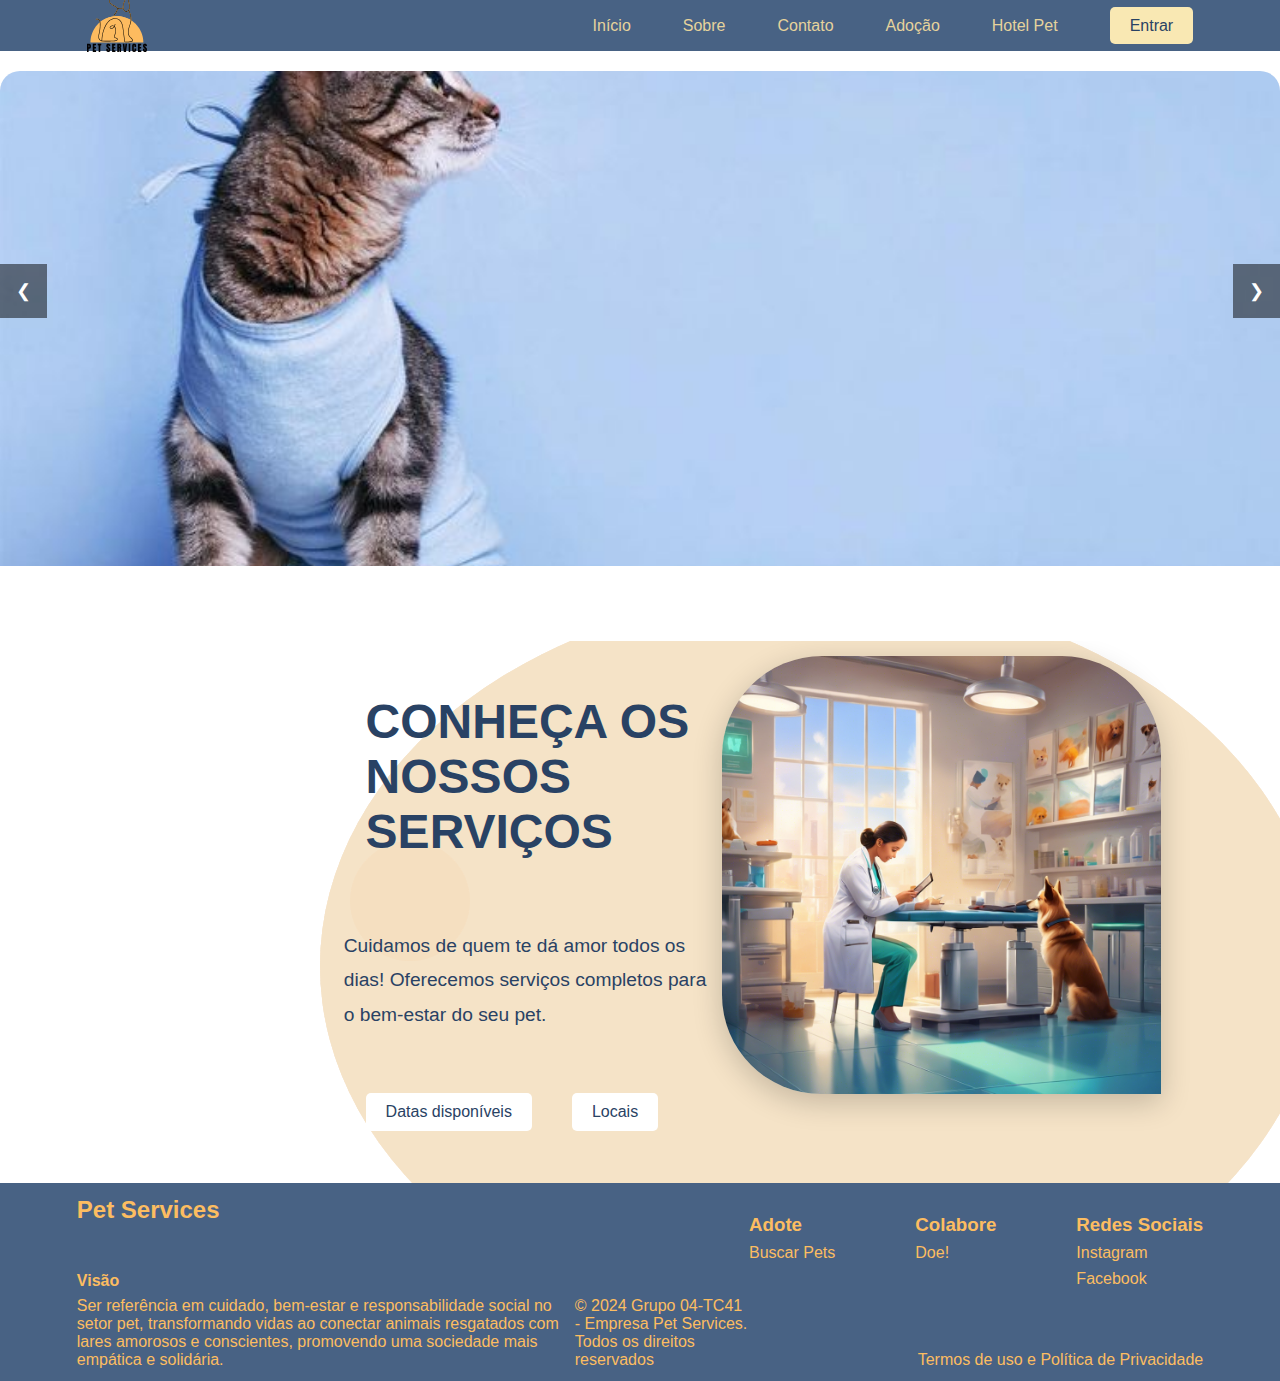
<file: index.html>
<!DOCTYPE html>
<html lang="en">
<head>
  <meta charset="UTF-8">
  <meta name="viewport" content="width=device-width, initial-scale=1.0">
  <title>Página Inicial</title>
  <link rel="stylesheet" href="styles/1index.css">
  <link rel="stylesheet" href="./styles/vet_services.css">
</head>
<body>
    <header>
      <nav id="topbar">
        <a class="logo" href="#home"><img src="./assets/ps_logo.svg" alt="Logo Pet Services" width="60px"></a>
        <ul class="options">
          <li><a href="">Início</a></li>
          <li><a href="">Sobre</a></li>
          <li><a href="">Contato</a></li>
          <li><a href="">Adoção</a></li>
          <li><a href="">Hotel Pet</a></li>
          <li><a class="button" href="">Entrar</a></li>
        </ul>
      </nav>
    </header>
    <div class="carrossel-container">
      <div class="carrossel">
          <div class="slide active">
              <img src="assets/castrar.jpg" alt="Slide 1">
          </div>
          <div class="slide">
              <img src="assets/depoimento2-hotel.jpg" alt="Slide 2">
          </div>
          <div class="slide">
              <img src="assets/img1_adotePetServices.png" alt="Slide 3">
          </div>
      </div>
      <button class="prev">&#10094;</button>
      <button class="next">&#10095;</button>
      <div class="indicadores"></div>
  </div>
    <section class="hero-section">
      <div class="content">
        <h1>CONHEÇA OS NOSSOS SERVIÇOS</h1>
        <p>
          Cuidamos de quem te dá amor todos os dias! Oferecemos serviços completos 
          para o bem-estar do seu pet.
        </p>
        <div class="buttons">
          <button>Datas disponíveis</button>
          <button>Locais</button>
        </div>
      </div>
      <div>
      <div class="background-shapes"></div>
      <div class="background-shapes"></div>
      <div class="background-shapes">
        
      </div>
      
      <div>
      <div class="image-container1">
        <img src="assets/ChatOn image.jpg" alt="Veterinária com cachorro">
      </div>
    </div>
    </section>
    <footer>
      <div class="start">
        <h2>Pet Services</h2>
        <div>
          <h4>Visão</h4>
          <p>Ser referência em cuidado, bem-estar e responsabilidade social no setor pet,
            transformando vidas ao conectar animais resgatados com lares amorosos e conscientes,
            promovendo uma sociedade mais empática e solidária.</p>
        </div>
      </div>
      <div class="mid">
        <p>&copy; 2024 Grupo 04-TC41 - Empresa Pet Services. Todos os direitos reservados</p>
      </div>
      <div class="end">
        <div class="top">
          <div>
            <h3>Adote</h3>
            <a href="https://github.com/Carloshee12/Pet_Service/blob/main/adocao.html">Buscar Pets</a>
          </div>
          <div>
            <h3>Colabore</h3>
            <a href="https://github.com/Carloshee12/Pet_Service/blob/main/doe.html">Doe!</a>
          </div>
          <div>
            <h3>Redes Sociais</h3>
            <a href="https://www.instagram.com/petservices_g4">Instagram</a>
            <a href="https://www.facebook.com/profile.php?id=61570231025545&mibextid=ZbWKwL">Facebook</a>
          </div>
        </div>
        <div class="bottom">
          <a href="https://github.com/Carloshee12/Pet_Service/blob/main/termos_de_uso_e_politica.html">
            Termos de uso e Política de Privacidade
          </a>
        </div>
      </div>
    </footer>
    <script>
      document.addEventListener('DOMContentLoaded', function() {
          const carrossel = document.querySelector('.carrossel');
          const slides = document.querySelectorAll('.slide');
          const prevBtn = document.querySelector('.prev');
          const nextBtn = document.querySelector('.next');
          const indicadores = document.querySelector('.indicadores');
          let currentIndex = 0;
          let autoPlay = true;
          let interval = 4000;
      
          // Cria indicadores
          slides.forEach((_, index) => {
              const indicador = document.createElement('span');
              if(index === 0) indicador.classList.add('active');
              indicador.addEventListener('click', () => goToSlide(index));
              indicadores.appendChild(indicador);
          });
      
          function updateIndicadores() {
              document.querySelectorAll('.indicadores span').forEach((span, index) => {
                  span.classList.toggle('active', index === currentIndex);
              });
          }
      
          function goToSlide(index) {
              currentIndex = (index + slides.length) % slides.length;
              carrossel.style.transform = `translateX(-${currentIndex * 100}%)`;
              updateIndicadores();
          }
      
          function nextSlide() {
              goToSlide(currentIndex + 1);
          }
      
          function prevSlide() {
              goToSlide(currentIndex - 1);
          }
      
          nextBtn.addEventListener('click', nextSlide);
          prevBtn.addEventListener('click', prevSlide);
      
          // Autoplay
          let intervalId;
          if(autoPlay) {
              intervalId = setInterval(nextSlide, interval);
              
              // Pausa ao passar o mouse
              carrosselContainer.addEventListener('mouseenter', () => clearInterval(intervalId));
              carrosselContainer.addEventListener('mouseleave', () => {
                  intervalId = setInterval(nextSlide, interval);
              });
          }
      });
      </script>
  </body>
  </html>
</file>
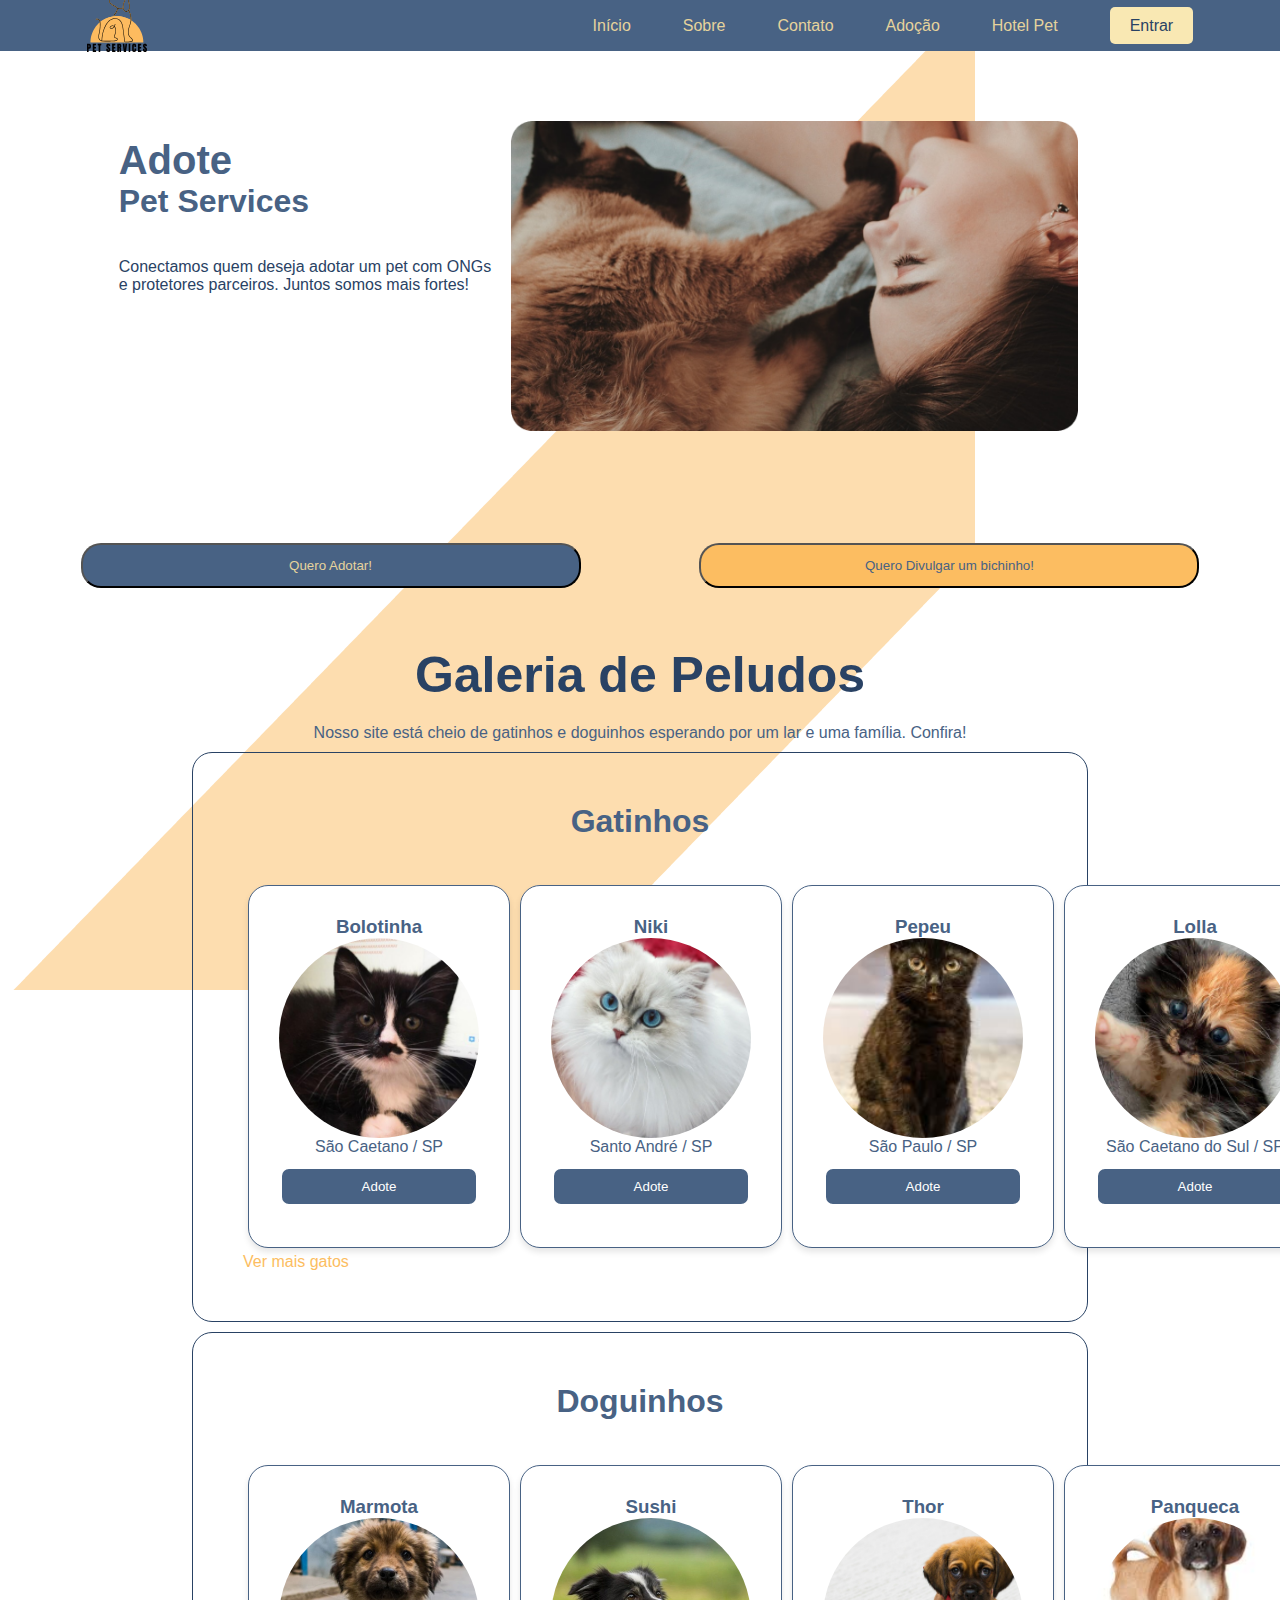
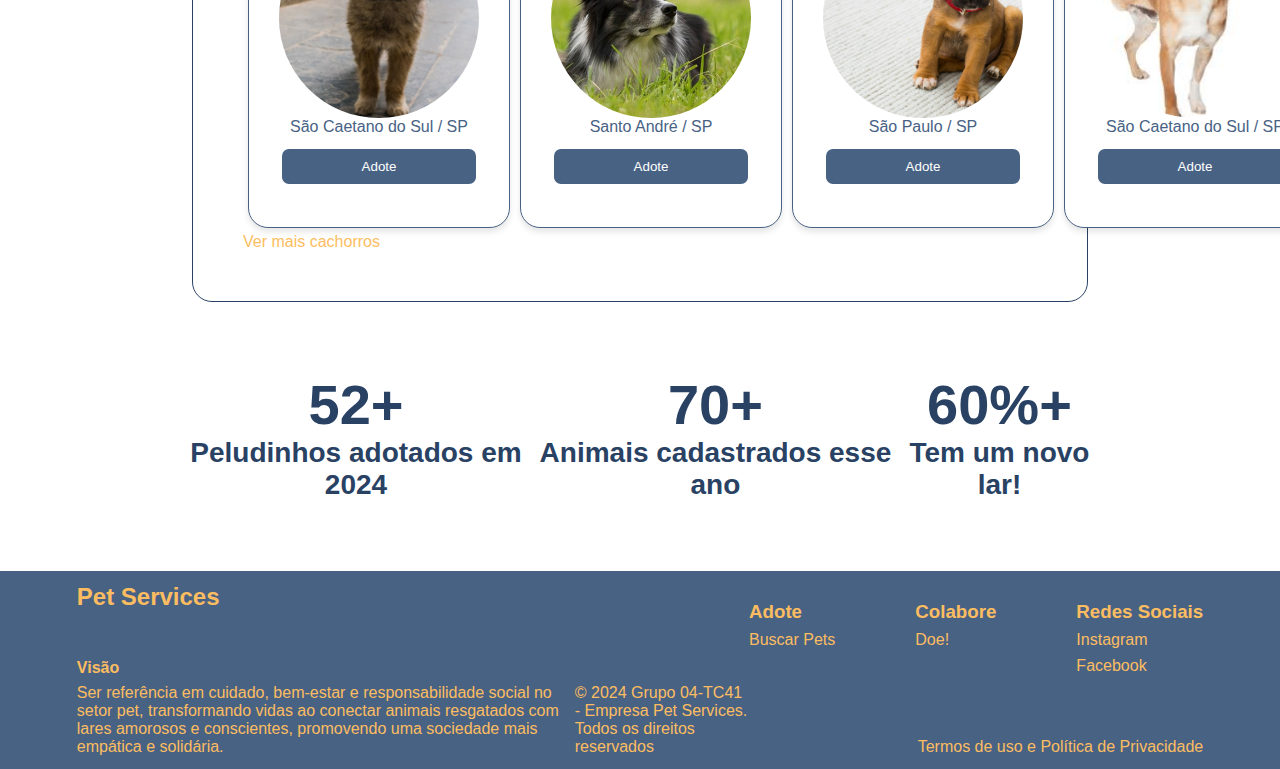
<file: adocao.html>
<!DOCTYPE html>
<html lang="pt-BR">
<head>
    <meta charset="UTF-8">
    <meta name="viewport" content="width=device-width, initial-scale=1.0">
    <title>Adote Pet Services</title>
    <link rel="stylesheet" href="./styles/adocao.css">
    <link rel="stylesheet" href="./styles/vet_services.css">
</head>
<body>
    <header>
        <nav id="topbar">
          <a class="logo" href="#home"><img src="./assets/ps_logo.svg" alt="Logo Pet Services" width="60px"></a>
          <ul class="options">
            <li><a href="">Início</a></li>
            <li><a href="">Sobre</a></li>
            <li><a href="">Contato</a></li>
            <li><a href="">Adoção</a></li>
            <li><a href="">Hotel Pet</a></li>
            <li><a class="button" href="">Entrar</a></li>
          </ul>
        </nav>
      </header>
    
    <main>   
        <section class="hero-section">
                <div class="hero-conteudo">
                    <h1>Adote</h1>
                    <h2>Pet Services</h2>
                    <p>Conectamos quem deseja adotar um pet com ONGs<br>e protetores parceiros.
                        Juntos somos mais fortes!</p>
                </div>
                    <div class="hero-img">    
                        <img src="./assets/img1_adotePetServices.png" alt="Carinho de Bicho" width="90%">
                    </div>               
        </section>
        </div>
            <div class="hero-buttons">
                <button class="botaoazul">Quero Adotar!</button>
                <button class="botaoamarelo">Quero Divulgar um bichinho!</button>
            </div>
        </div>

        <section class="galeria">
            <div class="galeria-texto">
                <h1>Galeria de Peludos</h1>
                <p>Nosso site está cheio de gatinhos e doguinhos esperando por um lar e uma família. Confira!</p>
            </div>

            <div class="galeria-section">
                <h2>Gatinhos</h2>
                <div class="cards-container">
                    <article class="card">
                        <h3>Bolotinha</h3>
                        <img src="./assets/g1_bolotinha.png" alt="Bolotinha">
                        <p>São Caetano / SP</p>
                        <button class="btn-adote">Adote</button>
                    </article>
                    <article class="card">
                        <h3>Niki</h3>
                        <img src="./assets/g2_niki.png" alt="Niki">
                        <p>Santo André / SP</p>
                        <button class="btn-adote">Adote</button>
                    </article>
                        <article class="card">
                        <h3>Pepeu</h3>
                        <img src="./assets/g3_pepeu.png" alt="Pepeu">
                        <p>São Paulo / SP</p>
                        <button class="btn-adote">Adote</button>
                    </article>
                    <article class="card">
                        <h3>Lolla</h3>
                        <img src="./assets/g4_lolla.png" alt="Lolla">
                        <p>São Caetano do Sul / SP</p>
                        <button class="btn-adote">Adote</button>
                    </article>
                    </div>
                    <a href="verMais.html" class="ver-mais">Ver mais gatos</a>
                </div>

                <div class="galeria-section">
                    <h2>Doguinhos</h2>
                    <div class="cards-container">
                        <article class="card">
                            <h3>Marmota</h3>
                            <img src="./assets/marmota.jpg" alt="Marmota">
                            <p>São Caetano do Sul / SP</p>
                            <button class="btn-adote">Adote</button>
                        </article>
                        <article class="card">
                            <h3>Sushi</h3>
                            <img src="./assets/sushi.jpg" alt="Sushi">
                            <p>Santo André / SP</p>
                            <button class="btn-adote">Adote</button>
                        </article>
                        <article class="card">
                            <h3>Thor</h3>
                            <img src="./assets/thor.jpg" alt="Thor">
                            <p>São Paulo / SP</p>
                            <button class="btn-adote">Adote</button>
                        </article>
                        <article class="card">
                            <h3>Panqueca</h3>
                            <img src="./assets/panqueca.jpg" alt="Panqueca">
                            <p>São Caetano do Sul / SP</p>
                            <button class="btn-adote">Adote</button>
                        </article>
                    </div>
                    <a href="verMais.html" class="ver-mais">Ver mais cachorros</a>
                </div>
            </section>

            <section class="estatisticas">
                <div >
                    <h1>52+</h1>
                    <h4>Peludinhos adotados em 2024</h4>
                </div>
                <div >
                    <h1>70+</h1>
                    <h4>Animais cadastrados esse ano</h4>
                </div>
                <div>
                    <h1>60%+</h1>
                    <h4>Tem um novo lar!</h4>
                </div>
            </section>
        </div>
    </main>

    <footer>
        <div class="start">
          <h2>Pet Services</h2>
          <div>
            <h4>Visão</h4>
            <p>Ser referência em cuidado, bem-estar e responsabilidade social no setor pet,
              transformando vidas ao conectar animais resgatados com lares amorosos e conscientes,
              promovendo uma sociedade mais empática e solidária.</p>
          </div>
        </div>
        <div class="mid">
          <p>&copy; 2024 Grupo 04-TC41 - Empresa Pet Services. Todos os direitos reservados</p>
        </div>
        <div class="end">
          <div class="top">
            <div>
              <h3>Adote</h3>
              <a href="https://github.com/Carloshee12/Pet_Service/blob/main/adocao.html">Buscar Pets</a>
            </div>
            <div>
              <h3>Colabore</h3>
              <a href="https://github.com/Carloshee12/Pet_Service/blob/main/doe.html">Doe!</a>
            </div>
            <div>
              <h3>Redes Sociais</h3>
              <a href="https://www.instagram.com/petservices_g4">Instagram</a>
              <a href="https://www.facebook.com/profile.php?id=61570231025545&mibextid=ZbWKwL">Facebook</a>
            </div>
          </div>
          <div class="bottom">
            <a href="https://github.com/Carloshee12/Pet_Service/blob/main/termos_de_uso_e_politica.html">
              Termos de uso e Política de Privacidade
            </a>
          </div>
        </div>
      </footer>
</body>
</html>
</file>
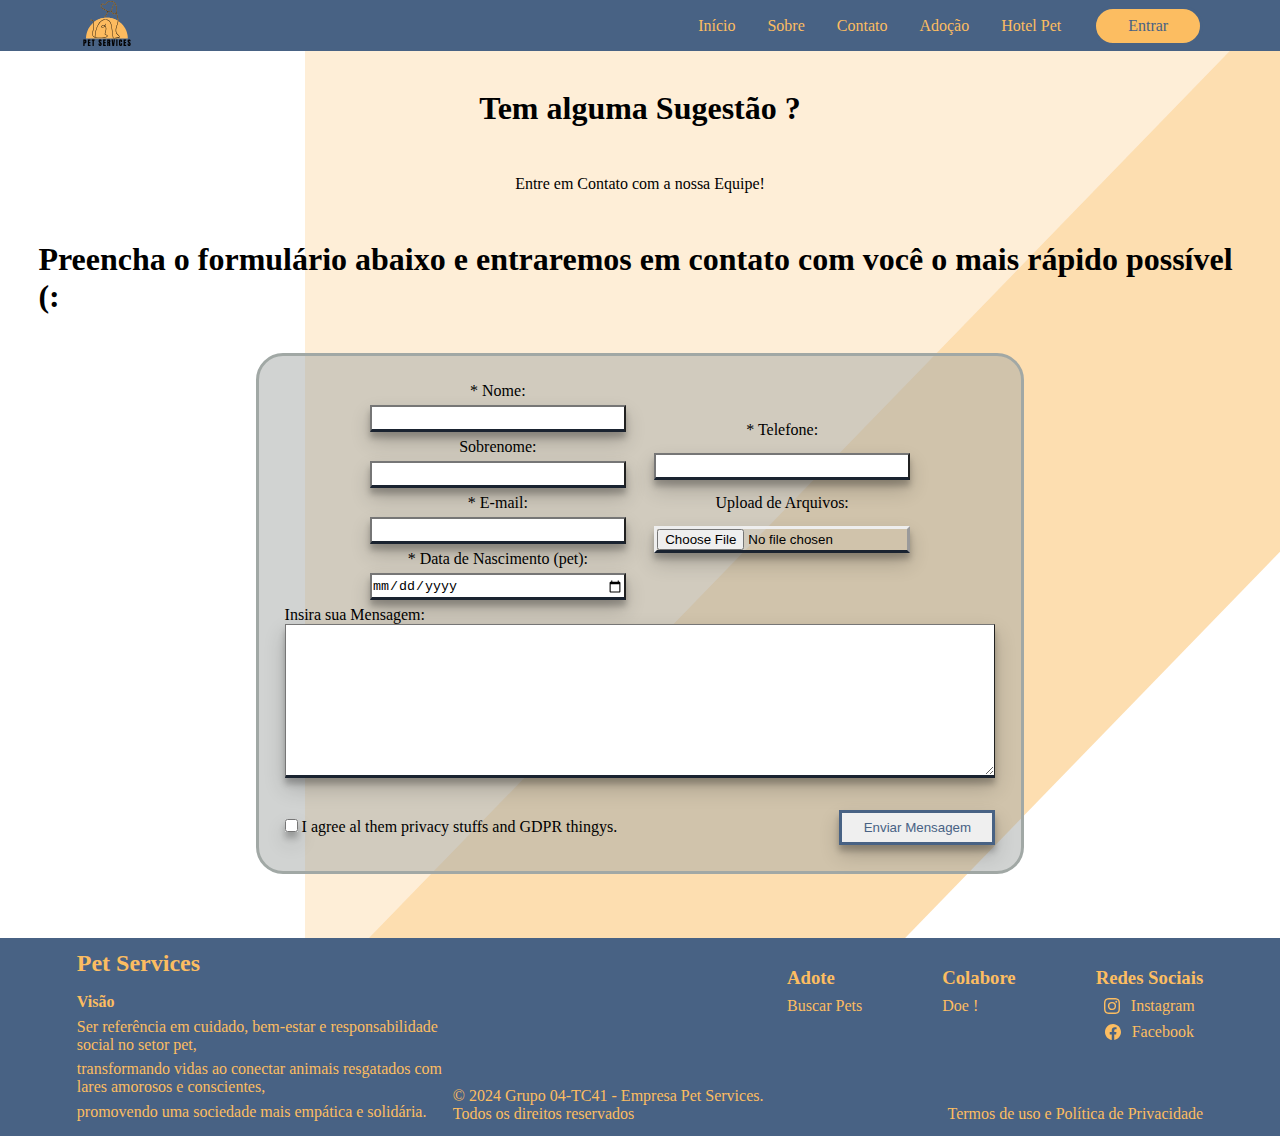
<file: contato.html>
<!DOCTYPE html>
<html lang="pt-br">

<head>
    <meta charset="UTF-8">
    <meta name="viewport" content="width=device-width, initial-scale=1.0">
    <link rel="stylesheet" href="./styles/contato.css">
    <script src="./js/contato_validation.js" defer></script>
    <title>Fale Conosco</title>
</head>

<body>
    <header>
        <nav id="topbar">
            <a class="logo" href="#home"><img src="./assets/ps_logo.svg" alt="Logo Pet Services" width="60px"
                    height="45px"></a>

            <ul class="options">
                <li><a href="">Início</a></li>
                <li><a href="">Sobre</a></li>
                <li><a href="">Contato</a></li>
                <li><a href="">Adoção</a></li>
                <li><a href="">Hotel Pet</a></li>
                <li><a id="button" href="">Entrar</a></li>
            </ul>


        </nav>
    </header>
    <main>

        <div class="form_section">
            <section class="title">
                <h1>Tem alguma Sugestão ?</h1>
                <p>Entre em Contato com a nossa Equipe!</p>
                <h1>Preencha o formulário abaixo e entraremos em contato com você o mais rápido possível (:</h1>
            </section>

            <form action="" method="post" id="form_contato">

                <section>
                    <div class="col1">
                        <label for="name">* Nome:</label>
                        <p id="name-helper" class="helper-text">Nome precisa ter 10 ou mais caracteres.</p>
                        <input type="text" id="name" name="name">

                        <label for="surname">Sobrenome:</label>
                        <input type="text" name="surname">

                        <label for="email">* E-mail:</label>
                        <p id="email-helper" class="helper-text">Insira um e-mail válido.</p>
                        <input type="email" id="email" name="email">

                        <label for="birthdate">* Data de Nascimento (pet):</label>
                        <p id="birthdate-helper" class="helper-text">Insira uma data válida.</p>
                        <input type="date" id="birthdate" name="birthdate">
                    </div>

                    <div class="col2">
                        <label for="phone">* Telefone:</label>
                        <p id="phone-helper" class="helper-text">Insira um número de telefone válido</p>
                        <input type="tel" name="telefone" id="phone">

                        <label for="file">Upload de Arquivos:</label>
                        <input type="file">



                    </div>
                </section>
                <label for="msg">Insira sua Mensagem:</label>
                <textarea name="msg" form="form_contato" cols="30" rows="10"></textarea>

                <div id="checkbox">
                    <div> <input type="checkbox">
                        <label for="checkbox">I agree al them privacy stuffs and GDPR thingys.</label>
                    </div>

                    <input type="submit" id="sub" value="Enviar Mensagem">

                </div>



            </form>
        </div>
        <!-- <section>
            <div class="form">
                <form action="" method="post" id="form_contato">
                    <label for="name">Nome:</label>
                    <input type="text" name="name">

                    <label for="surname">Sobrenome:</label>
                    <input type="text" name="surname">

                    <label for="email">E-mail:</label>
                    <input type="email" name="email">

                    <label for="birthdate">Data de Nascimento:</label>
                    <input type="text" name="birthdate">

                    <label for="phone">Telefone:</label>
                    <input type="tel" name="" id="">

                    <label for="file">Upload de Arquivos:</label>
                    <input type="file">

                    <label for="msg">Insira sua Mensagem:</label>
                    <textarea name="msg" form="form_contato" cols="30" rows="10"></textarea>

                    <input type="checkbox" id="checkbox">
                    <label for="checkbox">I agree al them privacy stuffs and GDPR thingys.</label>

                    <input type="submit" id="sub" value="Enviar Mensagem">
                </form>
            </div>

        </section> -->
    </main>
    <footer>
        <div class="start">
            <h2>Pet Services</h2>
            <div>
                <h4>Visão</h4>
                <p>Ser referência em cuidado, bem-estar e responsabilidade social no setor pet,
                <p> transformando vidas ao conectar animais resgatados com lares amorosos e conscientes,
                </p> promovendo uma sociedade mais empática
                e solidária.</p>
            </div>

        </div>

        <div class="mid">
            <p>&copy; 2024 Grupo 04-TC41 - Empresa Pet Services. Todos os direitos reservados</p>


        </div>

        <div class="end">
            <div class="top">
                <div>
                    <h3>Adote</h3>
                    <a href="https://github.com/Carloshee12/Pet_Service/blob/main/adocao.html">Buscar Pets</a>
                </div>

                <div>
                    <h3>Colabore</h3>
                    <a href="https://github.com/Carloshee12/Pet_Service/blob/main/doe.html">Doe !</a>
                </div>

                <div>
                    <h3>Redes Sociais</h3>
                    <a style="display: flex; justify-content: center; gap: 10%;"
                        href="https://www.instagram.com/petservices_g4"><img id="social_icon"
                            src="./assets/instagram.svg" alt=""> Instagram</a>
                    <a style="display: flex; justify-content: center; gap: 10%;"
                        href="https://www.facebook.com/profile.php?id=61570231025545&mibextid=ZbWKwL"><img
                            id="social_icon" src="./assets/facebook.svg" alt=""> Facebook</a>
                </div>


            </div>
            <div class="bottom"> <a
                    href="https://github.com/Carloshee12/Pet_Service/blob/main/termos_de_uso_e_politica.html">Termos de
                    uso e Política de Privacidade</a></div>

        </div>



    </footer>
</body>

</html>
</file>
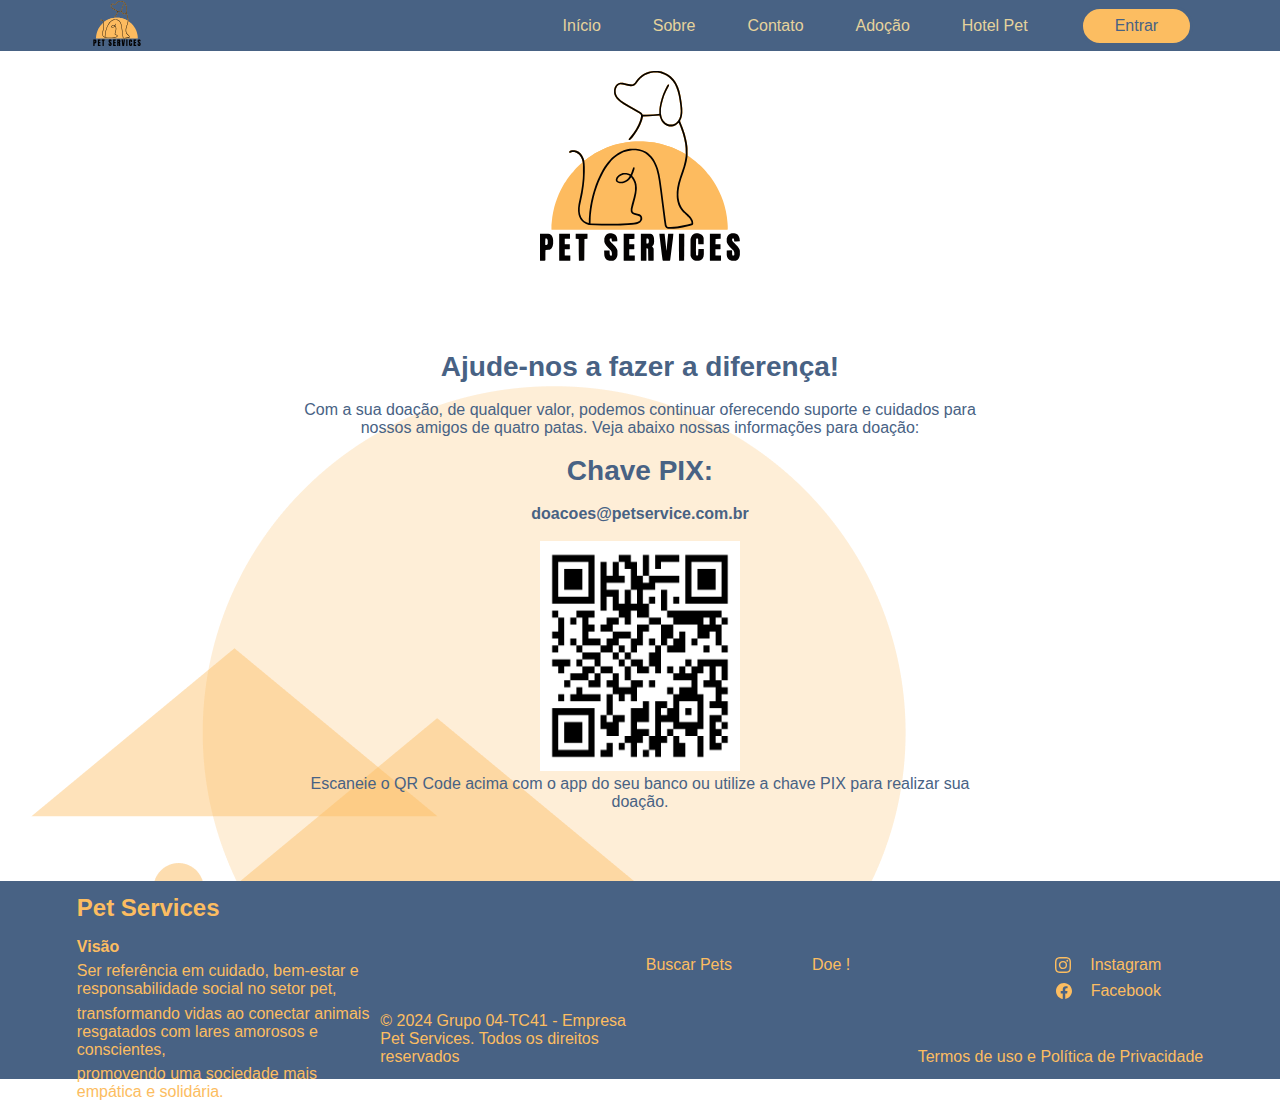
<file: doe.html>
<!DOCTYPE html>
<html lang="pt-BR">
<head>
    <meta charset="UTF-8">
    <meta name="viewport" content="width=device-width, initial-scale=1.0">
    <title>Doações - Pet Services</title>
    <link rel="stylesheet" href="./styles/doe.css">
    <link rel="stylesheet" href="./styles/vet_services.css">
</head>
<body>
    <header>
        <nav id="topbar">
            <a class="logo" href="#home"><img src="./assets/ps_logo.svg" alt="Logo Pet Services" width="60px"
                    height="45px"></a>

            <ul class="options">
                <li><a href="">Início</a></li>
                <li><a href="">Sobre</a></li>
                <li><a href="">Contato</a></li>
                <li><a href="">Adoção</a></li>
                <li><a href="">Hotel Pet</a></li>
                <li><a id="button" href="">Entrar</a></li>
            </ul>
        </nav>
    </header>

    <main>
        <div class="conteudo">        
            <img src="./assets/ps_logo.svg" alt="Carinho de Bicho" width="200px" height="230px">
                        
            <section class="hero"> 
                <h2>Ajude-nos a fazer a diferença!</h2><br>
                <p>Com a sua doação, de qualquer valor, podemos continuar oferecendo suporte e cuidados para nossos amigos de quatro patas. Veja abaixo nossas informações para doação:</p><br>
                <h3>Chave PIX:</h3><br>
                <p><strong>doacoes@petservice.com.br</strong></p><br>
                <div>
                    <img src="./assets/qrcode.png" alt="QR Code - PIX" width="200px" height="230px">
                </div>            
                <p>Escaneie o QR Code acima com o app do seu banco ou utilize a chave PIX para realizar sua doação.</p>   
            </section>
        </div>
    </main>

    <footer>
        <div class="start">
            <h2>Pet Services</h2>
            <div>
                <h4>Visão</h4>
                <p>Ser referência em cuidado, bem-estar e responsabilidade social no setor pet,
                <p> transformando vidas ao conectar animais resgatados com lares amorosos e conscientes,
                </p> promovendo uma sociedade mais empática
                e solidária.</p>
            </div>

        </div>

        <div class="mid">
            <p>&copy; 2024 Grupo 04-TC41 - Empresa Pet Services. Todos os direitos reservados</p>
        </div>

        <div class="end">
            <div class="top">
                <div>
                    <h3>Adote</h3>
                    <a href="./adocao.html">Buscar Pets</a>
                </div>
                <div>
                    <h3>Colabore</h3>
                    <a href="./doe.html">Doe !</a>
                </div>
                <div>
                    <h3>Redes Sociais</h3>
                    <a style="display: flex; justify-content: center; gap: 10%;"
                        href="https://www.instagram.com/petservices_g4"><img id="social_icon"
                            src="./assets/instagram.svg" alt=""> Instagram</a>
                    <a style="display: flex; justify-content: center; gap: 10%;"
                        href="https://www.facebook.com/profile.php?id=61570231025545&mibextid=ZbWKwL"><img
                            id="social_icon" src="./assets/facebook.svg" alt=""> Facebook</a>
                </div>
            </div>
            <div class="bottom"> <a href="./termos_de_uso_e_politica.html">Termos de
                    uso e Política de Privacidade</a>
            </div>
        </div>
    </footer>
</body>
</html>
</file>
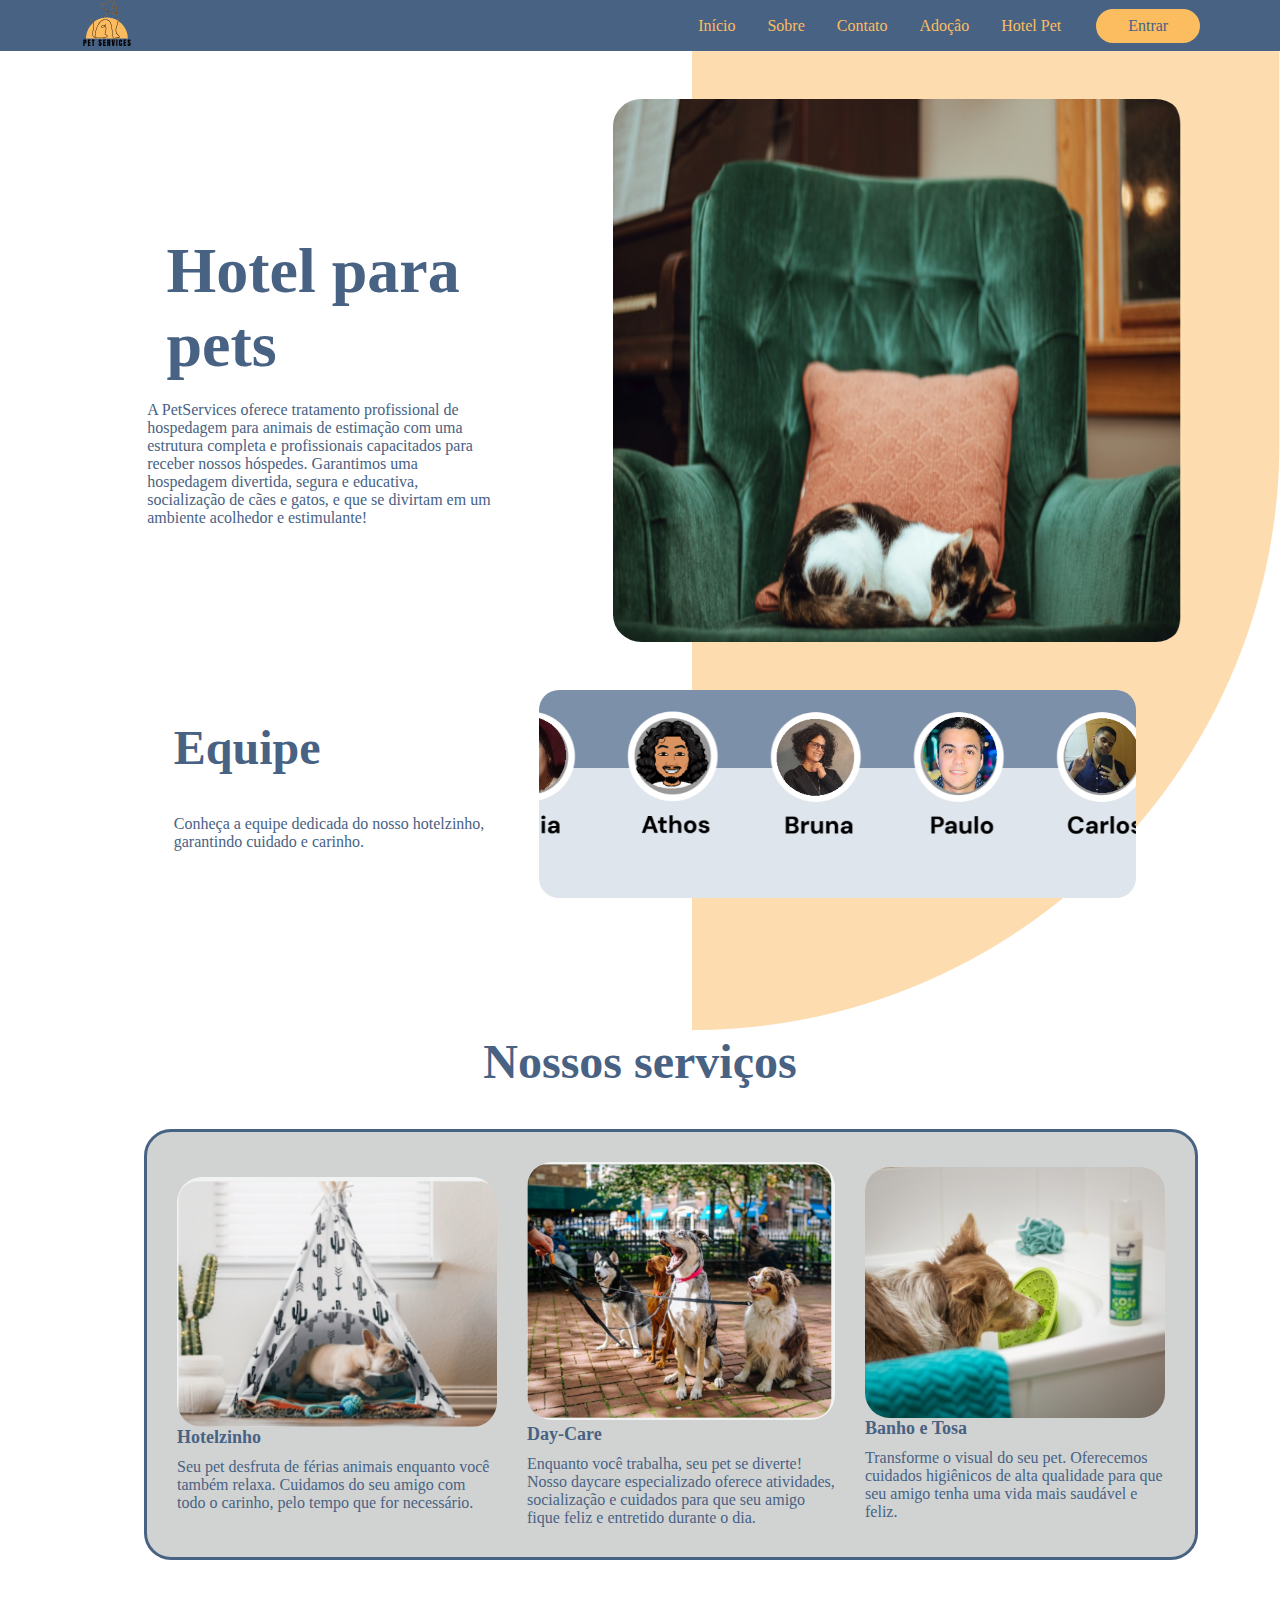
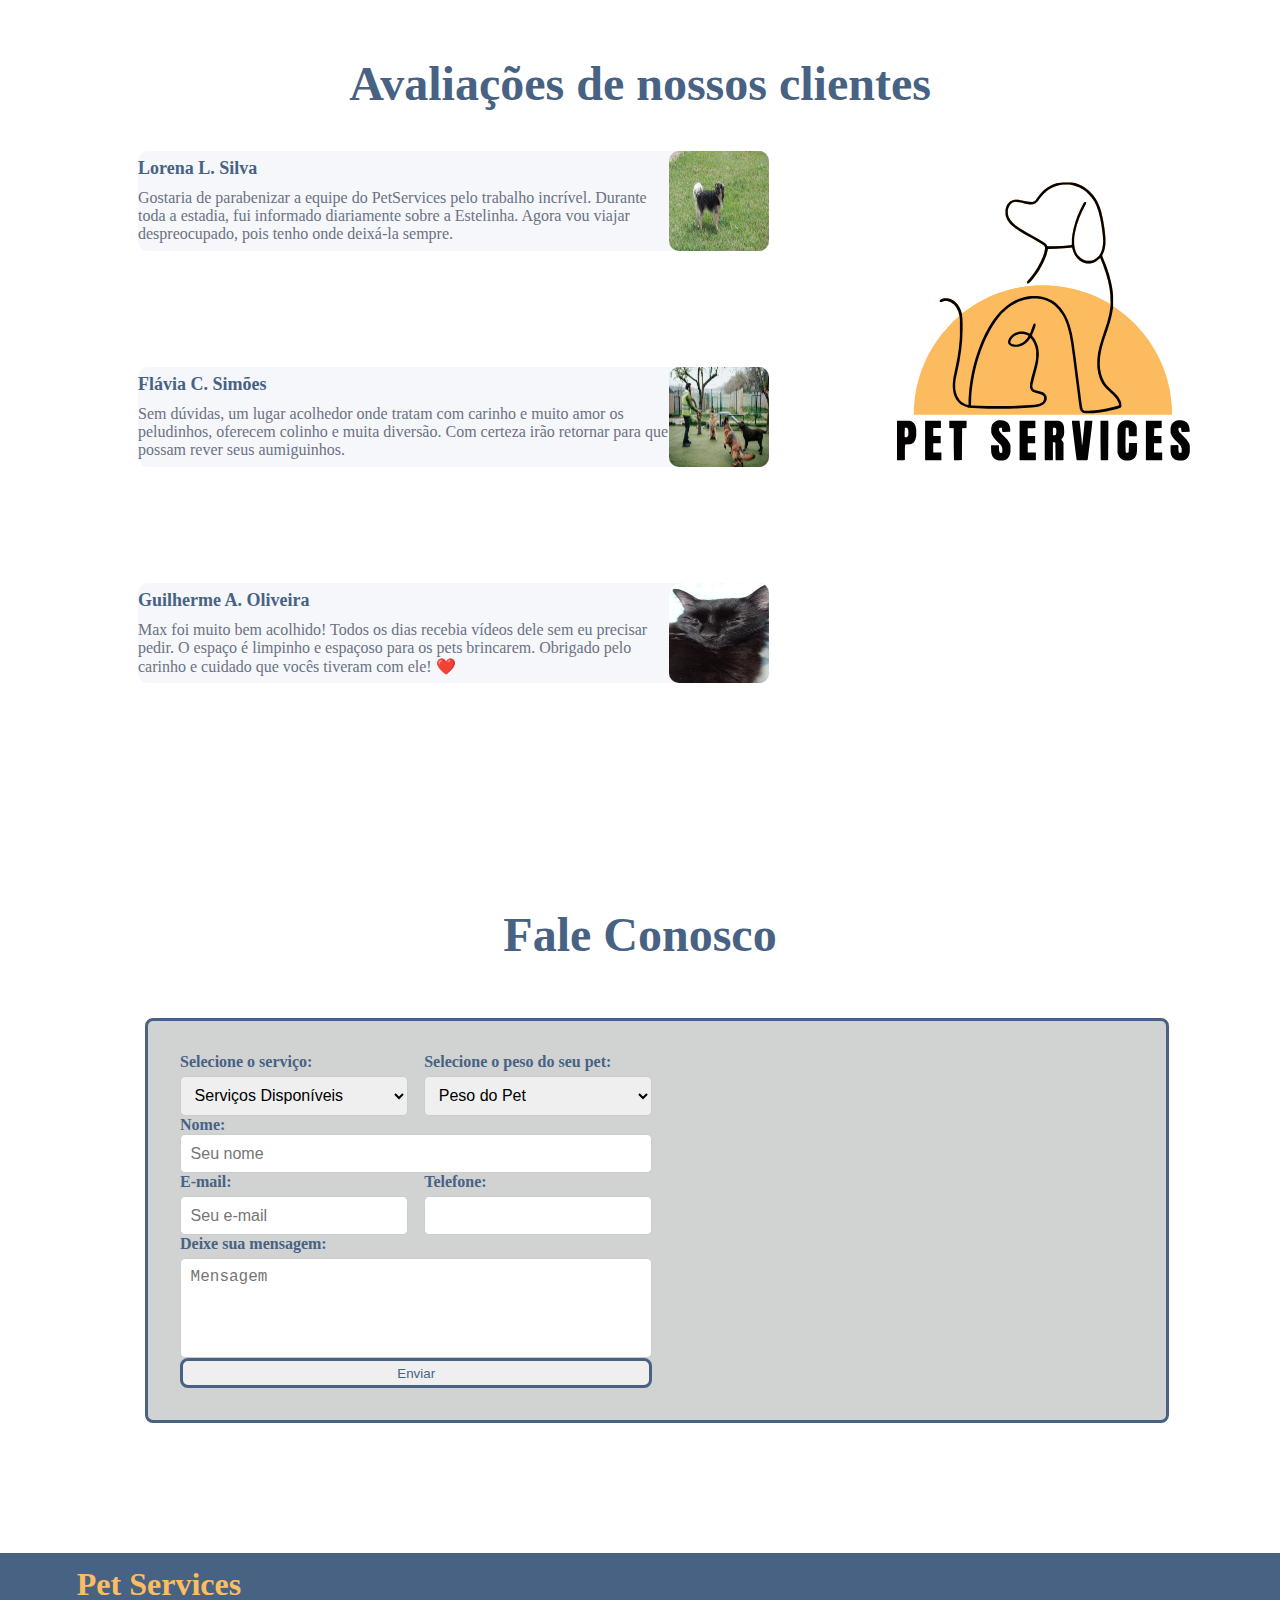
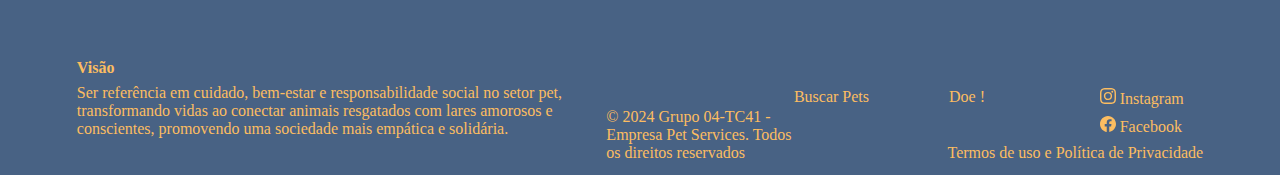
<file: hotel_pagina.html>
<!DOCTYPE html>
<html lang="pt-BR">
<head>
    <meta charset="UTF-8">
    <meta name="viewport" content="width=device-width, initial-scale=1.0">
    <link rel="stylesheet" href="./styles/hotel_pagina.css">
    <script src="./js/contato_hotel_validation.js" defer></script>
    <title>Hotel para Pets</title>
</head>
<body>
    <header>
        <nav>
            <a class="logo" href="#home"><img src="./assets/ps_logo.svg" alt="Logo Pet Services" width="60px"
                height="45px"></a>
            <ul>
                <li>Início <a href="#inicio"></a></li>
                <li>Sobre <a href="#sobre"></a></li>
                <li>Contato <a href="#contato"></a></li>
                <li>Adoçâo <a href="#adocao"></a></li>
                <li>Hotel Pet <a href="#hotel pet"></a></li>
                <li><a id="button" href="">Entrar</a></li>
            </ul>  
        </nav>
    </header>
    <main>
        <div class="conteudo">
            <section class="info">
                <div class="paragrafo-info">
                    <h1>Hotel para pets</h1>
                    <p>A PetServices oferece tratamento profissional de hospedagem para animais de estimação com uma estrutura completa e profissionais capacitados para receber nossos hóspedes. Garantimos uma hospedagem divertida, segura e educativa, socialização de cães e gatos, e que se divirtam em um ambiente acolhedor e estimulante!</p>
                </div>
                    <img src="./assets/gatodormindo-hotel.png" alt="Gato dormindo">
            </section>

            <section class="equipe">
                <div class="paragrafo-equipe">
                    <h2>Equipe</h2>
                        <p>Conheça a equipe dedicada do nosso hotelzinho, garantindo cuidado e carinho.</p>
                </div> 
                <div class="coluna-equipe">   

                </div>
            </section>

            <div class="titulo-serviços">
                    <h2>Nossos serviços</h2>
                </div>
            <section class="serviços">
                
                
                <div class="info-serviços">
                            
                        <div class="paragrafo-serviços">
                            <img id="hotel-img" src="./assets/dognohotel-hotel.png" alt="Cachorro brincando" width="320px" height="250px">
                            <h3>Hotelzinho</h3>
                            <p>Seu pet desfruta de férias animais enquanto você também relaxa. Cuidamos do seu amigo com todo o carinho, pelo tempo que for necessário.</p>
                        </div>    
                            
                        <div class="paragrafro-serviços">
                            <img id="day-care-img" src="./assets/dogpasseando-hotel.png" alt="Cachorros passeando">
                            <h3>Day-Care</h3>
                            <p>Enquanto você trabalha, seu pet se diverte! Nosso daycare especializado oferece atividades, socialização e cuidados para que seu amigo fique feliz e entretido durante o dia.</p>
                        </div>    
                           
                        <div class="paragrafo-serviços"> 
                            <img id="banho-tosa-img" src="./assets/dognobanho-hotel.png" alt="Cachorros toamndo banho">  
                            <h3>Banho e Tosa</h3>
                            <p>Transforme o visual do seu pet. Oferecemos cuidados higiênicos de alta qualidade para que seu amigo tenha uma vida mais saudável e feliz.</p>
                        </div>
                </div>
            </section>

            <h2 id="titulo-avaliacoes">Avaliações de nossos clientes</h2>

            <section class="avaliacoes">
                
                <div class="container-avaliacoes">
                    <div class="avaliacao">
                        <div class="coluna-avaliacoes">
                            <h3>Lorena L. Silva</h3>
                            <p>Gostaria de parabenizar a equipe do PetServices pelo trabalho incrível. Durante toda a estadia, fui informado diariamente sobre a Estelinha. Agora vou viajar despreocupado, pois tenho onde deixá-la sempre.</p>
                        </div>
                        <div class="imagem-avaliacao">
                            <img class="img-avali" src="./assets/depoimento1-hotel.jpg" alt="Cachorro correndo" width="200" height="200">
                        </div>
                    </div>
            
                    <div class="avaliacao">
                        <div class="coluna-avaliacoes">
                            <h3>Flávia C. Simões</h3>
                            <p>Sem dúvidas, um lugar acolhedor onde tratam com carinho e muito amor os peludinhos, oferecem colinho e muita diversão. Com certeza irão retornar para que possam rever seus aumiguinhos.</p>
                        </div>
                        <div class="imagem-avaliacao">
                            <img class="img-avali" src="./assets/depoimento2-hotel.jpg" alt="Cachorros brincando" width="200" height="200">
                        </div>
                    </div>
            
                    <div class="avaliacao">
                        <div class="coluna-avaliacoes">
                            <h3>Guilherme A. Oliveira</h3>
                            <p>Max foi muito bem acolhido! Todos os dias recebia vídeos dele sem eu precisar pedir. O espaço é limpinho e espaçoso para os pets brincarem. Obrigado pelo carinho e cuidado que vocês tiveram com ele! ❤️</p>
                        </div>
                        <div class="imagem-avaliacao">
                            <img class="img-avali" src="./assets/depoimento3-hotel.jpg" alt="Gato" width="200" height="200">
                        </div>
                    </div>
                </div>
            
                <div class="container-logo-avaliacoes">
                    <a class="logo" href="#avaliacoes">
                        <img src="./assets/ps_logo.svg" alt="Logo Pet Services" width="293" height="341">
                    </a>
                </div>
            </section>

             <section class="titulo-contato">
                    <h2>Fale Conosco</h2>
                </section>
            <div class="contato">
               
            
                <div class="formulario-container">
                    <form action="" method="post" id="formulario-contato">
                        <fieldset>
                            <div class="formulario-esquerda">
                                <div class="linha">
                                    <div class="coluna">
                                        <label for="servicos">Selecione o serviço:</label>
                                        <select name="servicos" id="servicos">
                                            <option value="">Serviços Disponíveis</option>
                                            <option value="Hotelzinho">Hotelzinho</option>
                                            <option value="Creche">Creche</option>
                                            <option value="Banho e Tosa">Banho e Tosa</option>
                                            <option value="Mensalidade">Mensalidade</option>
                                        </select>
                                        <p id="servicos-helper" class="helper-text">Mensagem de ajuda</p>
                                    </div>
                                    <div class="coluna">
                                        <label for="peso">Selecione o peso do seu pet:</label>
                                        <select name="peso" id="peso">
                                            <option value="">Peso do Pet</option>
                                            <option value="10kg">Até 10kg</option>
                                            <option value="20kg">Até 20kg</option>
                                            <option value="30kg">Até 30kg</option>
                                            <option value="40kg">Até 40kg</option>
                                            <option value="mais40kg">Acima de 40kg</option>
                                        </select>
                                        <p id="peso-helper" class="helper-text">Mensagem de ajuda</p>
                                    </div>
                                </div>

                                <div class="inputField">
                                <label for="nome">Nome:</label>
                                <input class="invalid" type="text" id="nome" name="nome" placeholder="Seu nome">
                                <p id="nome-helper" class="helper-text">Mensagem de ajuda</p>
                                </div>

                                <div class="linha">
                                    <div class="coluna">
                                        <label for="email">E-mail:</label>
                                        <input type="email" id="email" name="email" placeholder="Seu e-mail">
                                        <p id="email-helper" class="helper-text">Mensagem de ajuda</p>
                                    </div>
                                    <div class="coluna">
                                        <label for="telefone">Telefone:</label>
                                        <input type="tel" id="telefone" name="telefone" placeholder="">
                                        <p id="telefone-helper" class="helper-text">Mensagem de ajuda</p>
                                    </div>
                                </div>
            
                                <label for="mensagem">Deixe sua mensagem:</label>
                                <textarea name="mensagem" id="mensagem" placeholder="Mensagem"></textarea>
            
                                <button type="submit">Enviar</button>
                            </div>
                        </fieldset>
                    </form>
            
                    <div class="mapa-container">
                        <iframe
                            src="https://www.google.com/maps/embed?pb=!1m16!1m12!1m3!1d30021.320747687507!2d-43.9637427792469!3d-19.854118704967856!2m3!1f0!2f0!3f0!3m2!1i1024!2i768!4f13.1!2m1!1shotel%20para%20pets!5e0!3m2!1spt-BR!2sbr!4v1740515381691!5m2!1spt-BR!2sbr"
                            width="100%" height="100%" style="border:0;" allowfullscreen="" loading="lazy">
                        </iframe>
                    </div>
                </div>
            </div>
        </div>
    </main>
    <footer>
        <div class="start">
            <h2 id="titulo-footer">Pet Services</h2>
            <div>
                <H4>Visão</H4>
                <p>Ser referência em cuidado, bem-estar e responsabilidade social no setor pet, transformando vidas ao conectar animais resgatados com lares amorosos e conscientes, promovendo uma sociedade mais empática e solidária.</p>
                <br>
            </div>
        </div>
        
        <div class="mid">
            <p>&copy; 2024 Grupo 04-TC41 - Empresa Pet Services. Todos os direitos reservados</p>
        </div>

        <div class="end">
            <div class="top">
                <div>
                    <h3>Adote</h3>
                    <a style="text-decoration: none; color: var(--main-yellow);" href="https://github.com/Carloshee12/Pet_Service/blob/main/adocao.html">Buscar Pets</a>
                </div>

                <div>
                    <h3>Colabore</h3>
                    <a style="text-decoration: none; color: var(--main-yellow);" href="https://github.com/Carloshee12/Pet_Service/blob/main/doe.html">Doe !</a>
                </div>

                <div>
                    <h3>Redes Sociais</h3>
                    <a style="text-decoration: none; color: var(--main-yellow);" style="display: flex; justify-content: center; gap: 10%;" href="https://www.instagram.com/petservices_g4"><img id="social_icon"
                        src="./assets/instagram.svg" alt=""> Instagram</a>
                    <a style="text-decoration: none; color: var(--main-yellow);" style="display: flex; justify-content: center; gap: 10%;" href="https://www.facebook.com/profile.php?id=61570231025545&mibextid=ZbWKwL"><img
                        id="social_icon" src="./assets/facebook.svg" alt=""> Facebook</a>
                </div>
                
                
            </div>
            
                <div class="bottom">
                    <a style="text-decoration: none; color: var(--main-yellow);" href="https://github.com/Carloshee12/Pet_Service/blob/main/termos_de_uso_e_politica.html">Termos de uso e Política de Privacidade</a>
                </div>

        </div>
    </footer>
</body>
</html>
</file>
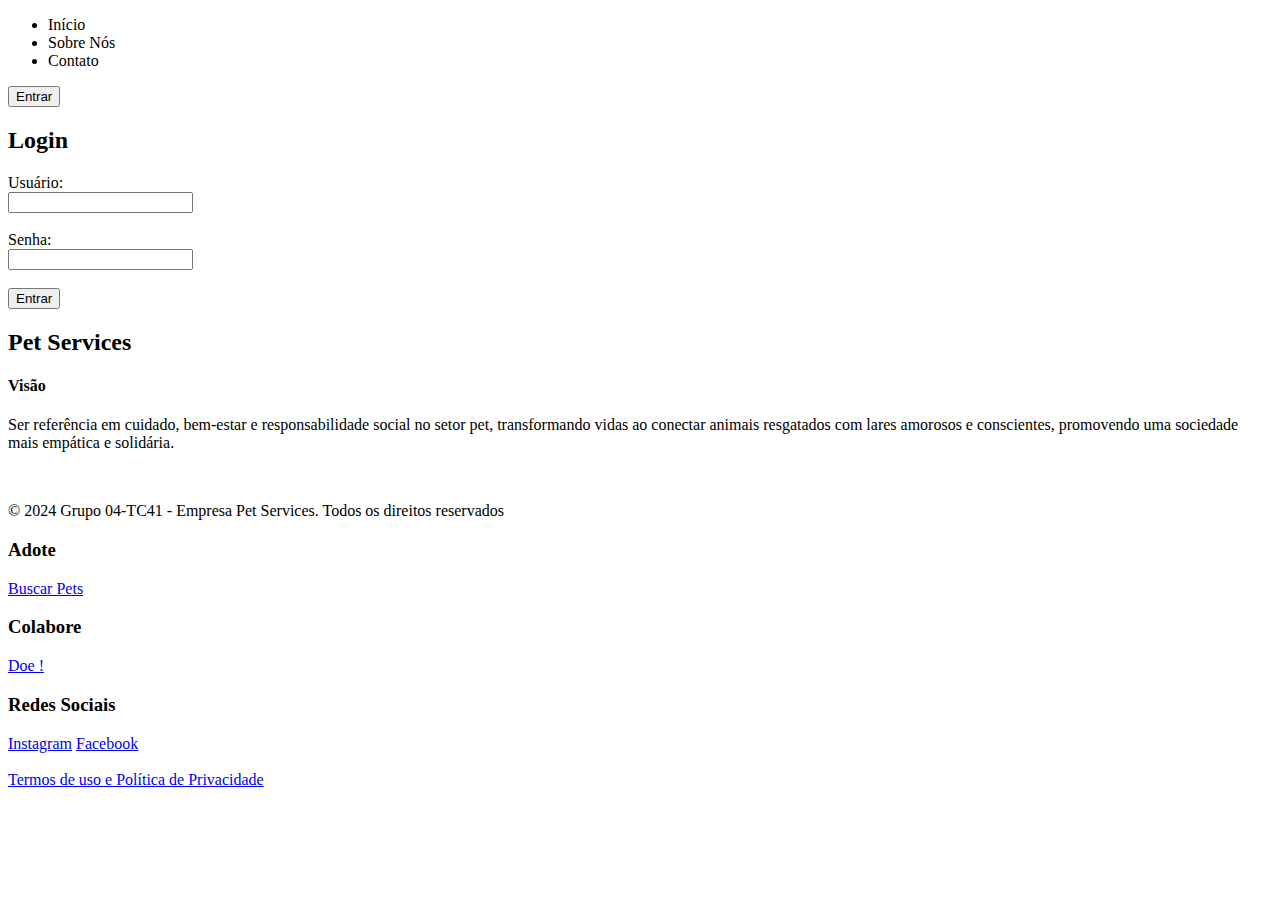
<file: login.html>
<!DOCTYPE html>
<html lang="pt-BR">
<head>
    <meta charset="UTF-8">
    <meta name="viewport" content="width=device-width, initial-scale=1.0">
    <title>Login</title>
</head>
<body>
    <div class="Topbar">
        <ul>
            <li>Início <a href="inicio.html"></a></li>
            <li>Sobre Nós<a href="sobre.html"></a></li>
            <li>Contato <a href="contato.html"></a></li>
        </ul>
        <button>Entrar</button>
    </div>

    <h2>Login</h2>
    <form action="login.html" method="post">
        <label for="username">Usuário:</label><br>
        <input type="text" id="username" name="username" required><br><br>

        <label for="password">Senha:</label><br>
        <input type="password" id="password" name="password" required><br><br>

        <input type="submit" value="Entrar">
    </form>

</body>
<footer>
    <div>
    <h2>Pet Services</h2>
    <H4>Visão</H4>
    <p>Ser referência em cuidado, bem-estar e responsabilidade social no setor pet, transformando vidas ao conectar animais resgatados com lares amorosos e conscientes, promovendo uma sociedade mais empática e solidária.</p>
    <br>
    <p>&copy; 2024 Grupo 04-TC41 - Empresa Pet Services. Todos os direitos reservados</p>
    </div>

    <div>
        <h3>Adote</h3>
        <a href="https://github.com/Carloshee12/Pet_Service/blob/main/adocao.html">Buscar Pets</a>
    </div>

    <div>
        <h3>Colabore</h3>
        <a href="https://github.com/Carloshee12/Pet_Service/blob/main/doe.html">Doe !</a>
    </div>

    <div>
        <h3>Redes Sociais</h3>
        <a href="https://www.instagram.com/petservices_g4">Instagram</a>
        <a href="https://www.facebook.com/profile.php?id=61570231025545&mibextid=ZbWKwL">Facebook</a>
    </div>
    <br>
    <div>
        <a href="https://github.com/Carloshee12/Pet_Service/blob/main/termos_de_uso_e_politica.html">Termos de uso e Política de Privacidade</a>
    </div>
</footer>
</html>
</file>
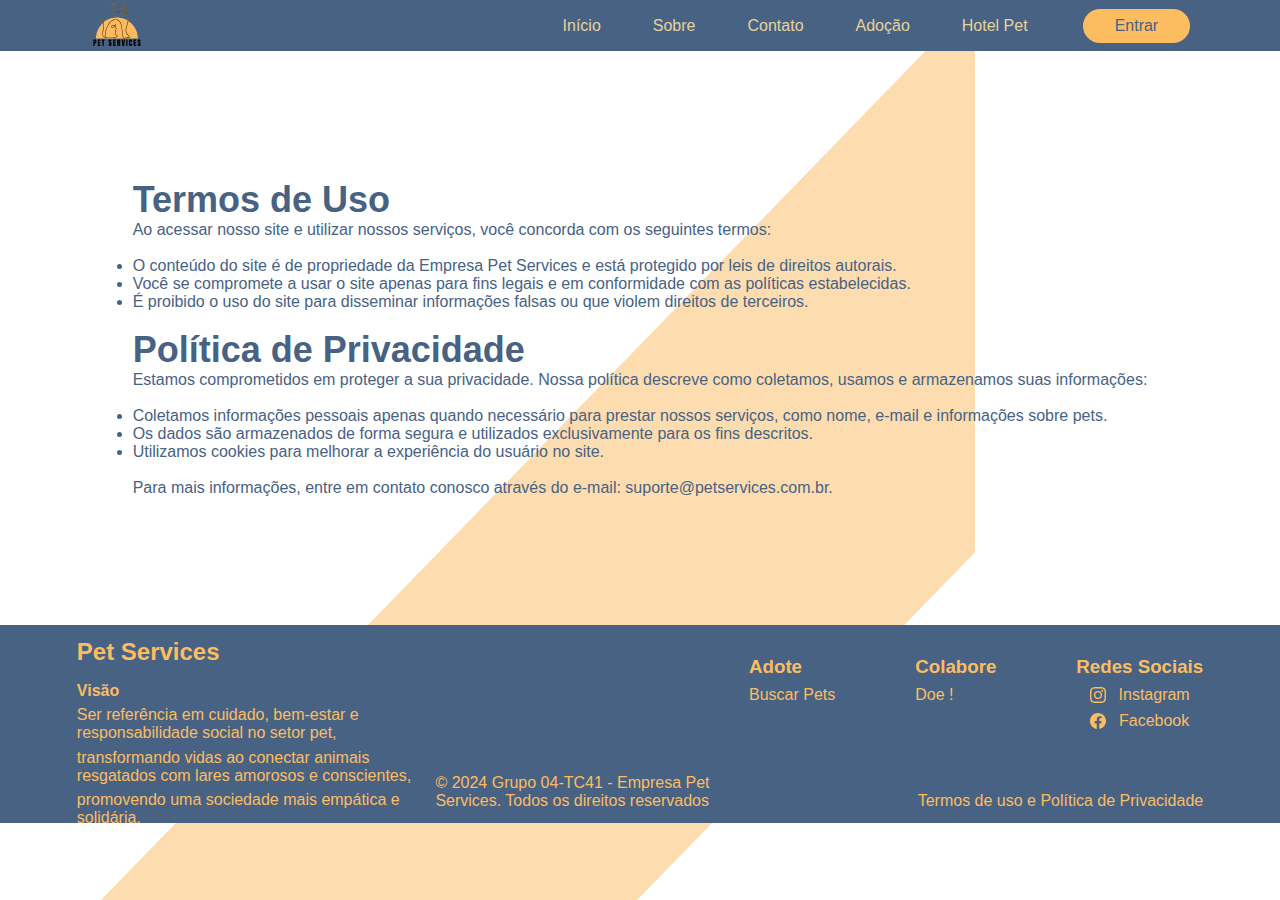
<file: termos_de_uso_e_politica.html>
<!DOCTYPE html>
<html lang="pt-BR">
    <head>
        <meta charset="UTF-8">
        <meta name="viewport" content="width=device-width, initial-scale=1.0">
        <link rel="stylesheet" href="./styles/termos_de_uso_e_politica.css">
        <link rel="stylesheet" href="./styles/vet_services.css">
        <title>Termos de Uso e Política</title>
    </head>
    
    <body>
        <header>
            <nav id="topbar">
                <a class="logo" href="#home"><img src="./assets/ps_logo.svg" alt="Logo Pet Services" width="60px"
                        height="45px"></a>
    
                <ul class="options">
                    <li><a href="">Início</a></li>
                    <li><a href="">Sobre</a></li>
                    <li><a href="">Contato</a></li>
                    <li><a href="">Adoção</a></li>
                    <li><a href="">Hotel Pet</a></li>
                    <li><a id="button" href="">Entrar</a></li>
                </ul>
    
    
            </nav>
        </header>
   
    <main>
        <div class="termos">
            <section class="descricao">
                <div class="info">
                    <h2>Termos de Uso</h2>
                </div>
                <div class="info">
                    <p>Ao acessar nosso site e utilizar nossos serviços, você concorda com os seguintes termos:</p><br>
                    <ul>
                        <li>O conteúdo do site é de propriedade da Empresa Pet Services e está protegido por leis de direitos autorais.</li>
                        <li>Você se compromete a usar o site apenas para fins legais e em conformidade com as políticas estabelecidas.</li>
                        <li>É proibido o uso do site para disseminar informações falsas ou que violem direitos de terceiros.</li>
                    </ul>
                </div> <br>
                
                
                <div class="info">
                    <h2>Política de Privacidade</h2>
                </div>
                <div>
                    <p>Estamos comprometidos em proteger a sua privacidade. Nossa política descreve como coletamos, usamos e armazenamos suas informações:</p><br>
                     <ul>
                        <li>Coletamos informações pessoais apenas quando necessário para prestar nossos serviços, como nome, e-mail e informações sobre pets.</li>
                        <li>Os dados são armazenados de forma segura e utilizados exclusivamente para os fins descritos.</li>
                        <li>Utilizamos cookies para melhorar a experiência do usuário no site.</li>
                    </ul><br>
                </div>
                <div>
                    <p>Para mais informações, entre em contato conosco através do e-mail: suporte@petservices.com.br.</p>
                </div>
            </section>            
        </div>     
    </main>

    <footer>
        <div class="start">
            <h2>Pet Services</h2>
            <div>
                <h4>Visão</h4>
                <p>Ser referência em cuidado, bem-estar e responsabilidade social no setor pet,
                <p> transformando vidas ao conectar animais resgatados com lares amorosos e conscientes,
                </p> promovendo uma sociedade mais empática e solidária.</p>
            </div>

        </div>

        <div class="mid">
            <p>&copy; 2024 Grupo 04-TC41 - Empresa Pet Services. Todos os direitos reservados</p>
        </div>
        <div class="end">
            <div class="top">
                <div>
                    <h3>Adote</h3>
                    <a href="https://github.com/Carloshee12/Pet_Service/blob/main/adocao.html">Buscar Pets</a>
                </div>

                <div>
                    <h3>Colabore</h3>
                    <a href="https://github.com/Carloshee12/Pet_Service/blob/main/doe.html">Doe !</a>
                </div>

                <div>
                    <h3>Redes Sociais</h3>
                    <a style="display: flex; justify-content: center; gap: 10%;"
                        href="https://www.instagram.com/petservices_g4"><img id="social_icon"
                            src="./assets/instagram.svg" alt=""> Instagram</a>
                    <a style="display: flex; justify-content: center; gap: 10%;"
                        href="https://www.facebook.com/profile.php?id=61570231025545&mibextid=ZbWKwL"><img
                            id="social_icon" src="./assets/facebook.svg" alt=""> Facebook</a>
                </div>
            </div>
            <div class="bottom"> <a
                    href="https://github.com/Carloshee12/Pet_Service/blob/main/termos_de_uso_e_politica.html">Termos de
                    uso e Política de Privacidade</a></div>
        </div>
    </footer>
</body>
</html>
</file>
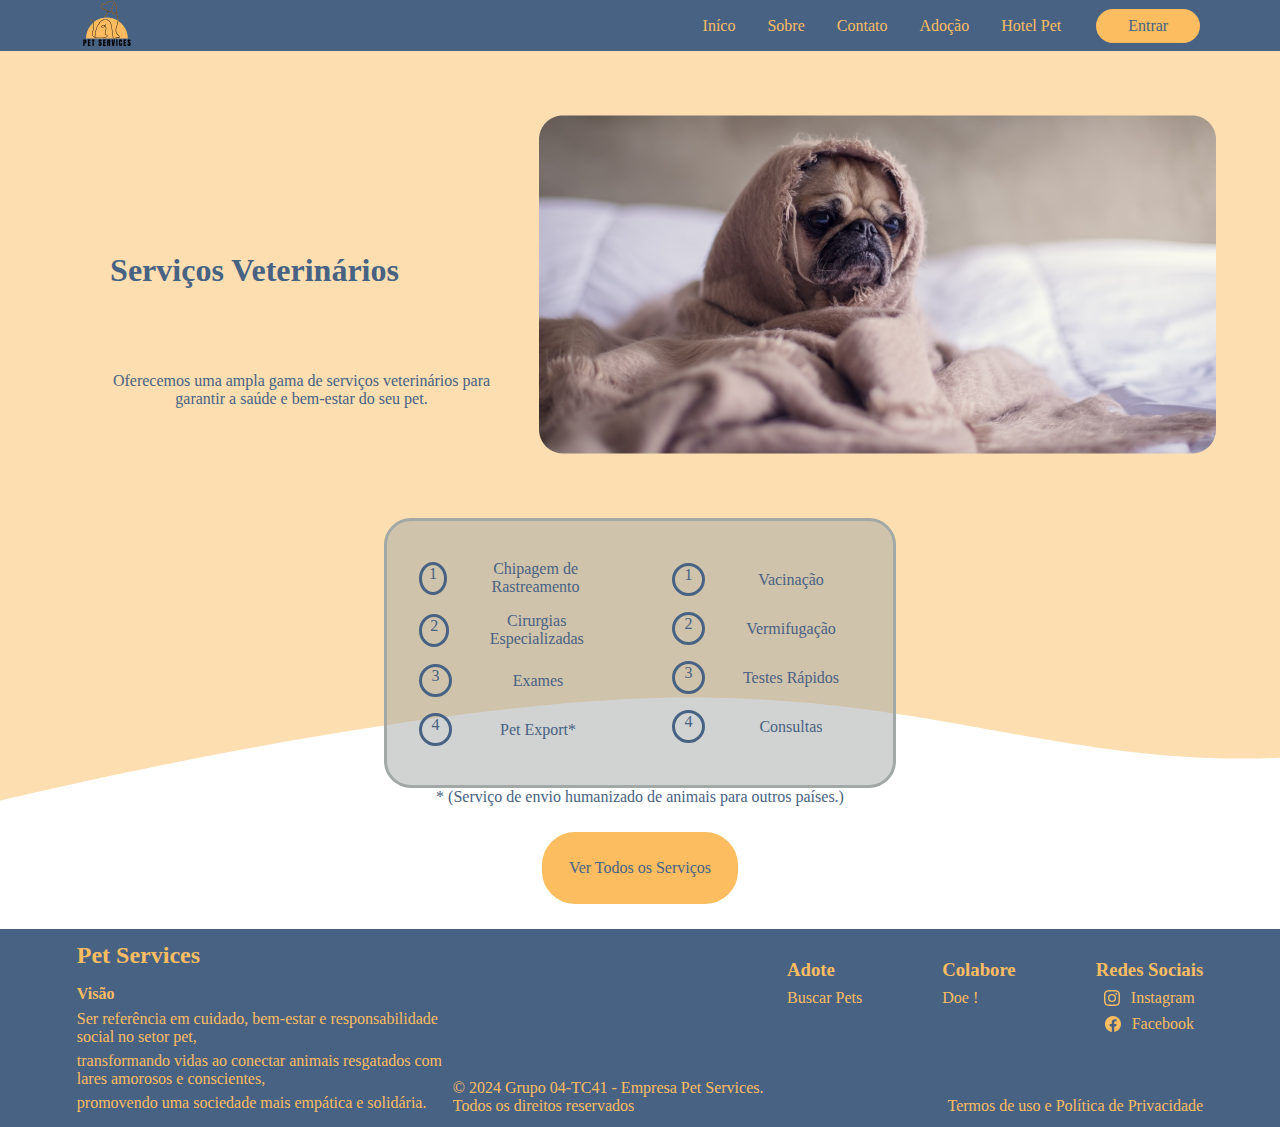
<file: vet_services.html>
<!DOCTYPE html>
<html lang="pt-BR">

<head>
    <meta charset="UTF-8">
    <meta name="viewport" content="width=device-width, initial-scale=1.0">
    <link rel="stylesheet" href="./styles/vet_services.css">
    <title>Serviços Veterinários</title>
</head>

<body>
    <header>
        <nav id="topbar">
            <a class="logo" href="#home"><img src="./assets/ps_logo.svg" alt="Logo Pet Services" width="60px"
                    height="45px"></a>

            <ul class="options">
                <li><a href="">Iníco</a></li>
                <li><a href="">Sobre</a></li>
                <li><a href="">Contato</a></li>
                <li><a href="">Adoção</a></li>
                <li><a href="">Hotel Pet</a></li>
                <li><a id="button" href="">Entrar</a></li>
            </ul>


        </nav>
    </header>
    <main>
        <div class="hero_section">
            <section class="content_hero">
                <div class="info">
                    <h1>Serviços Veterinários</h1>
                    <p>Oferecemos uma ampla gama de serviços veterinários para garantir a saúde e bem-estar do seu pet.
                    </p>
                </div>

                <img src="./assets/vet_services.png" alt="Imagem De um cachorro com um cobertor">
            </section>
            <section class="services_list">
                <ol>
                    <li><span class="text">Chipagem de Rastreamento</span></li>
                    <li><span class="text">Cirurgias Especializadas</span></li>
                    <li><span class="text">Exames</span></li>
                    <li><span class="text">Pet Export*</span></li>
                </ol>
                <ol>
                    <li><span class="text">Vacinação</span></li>
                    <li><span class="text">Vermifugação</span></li>
                    <li><span class="text">Testes Rápidos</span></li>
                    <li><span class="text">Consultas</span></li>
                </ol>
            </section>
            <p class="disclaimer"> * (Serviço de envio humanizado de animais para outros países.)</p>

            <a href="#" class="todos_servicos">
                Ver Todos os Serviços
            </a>
            
        </div>
    </main>
    <footer>
        <div class="start">
            <h2>Pet Services</h2>
            <div>
                <h4>Visão</h4>
                <p>Ser referência em cuidado, bem-estar e responsabilidade social no setor pet,
                <p> transformando vidas ao conectar animais resgatados com lares amorosos e conscientes,
                </p> promovendo uma sociedade mais empática
                e solidária.</p>
            </div>

        </div>

        <div class="mid">
            <p>&copy; 2024 Grupo 04-TC41 - Empresa Pet Services. Todos os direitos reservados</p>


        </div>

        <div class="end">
            <div class="top">
                <div>
                    <h3>Adote</h3>
                    <a href="https://github.com/Carloshee12/Pet_Service/blob/main/adocao.html">Buscar Pets</a>
                </div>

                <div>
                    <h3>Colabore</h3>
                    <a href="https://github.com/Carloshee12/Pet_Service/blob/main/doe.html">Doe !</a>
                </div>

                <div>
                    <h3>Redes Sociais</h3>
                    <a style="display: flex; justify-content: center; gap: 10%;"
                        href="https://www.instagram.com/petservices_g4"><img id="social_icon"
                            src="./assets/instagram.svg" alt=""> Instagram</a>
                    <a style="display: flex; justify-content: center; gap: 10%;"
                        href="https://www.facebook.com/profile.php?id=61570231025545&mibextid=ZbWKwL"><img
                            id="social_icon" src="./assets/facebook.svg" alt=""> Facebook</a>
                </div>


            </div>
            <div class="bottom"> <a
                    href="https://github.com/Carloshee12/Pet_Service/blob/main/termos_de_uso_e_politica.html">Termos de
                    uso e Política de Privacidade</a></div>

        </div>



    </footer>
</body>

</html>
</file>
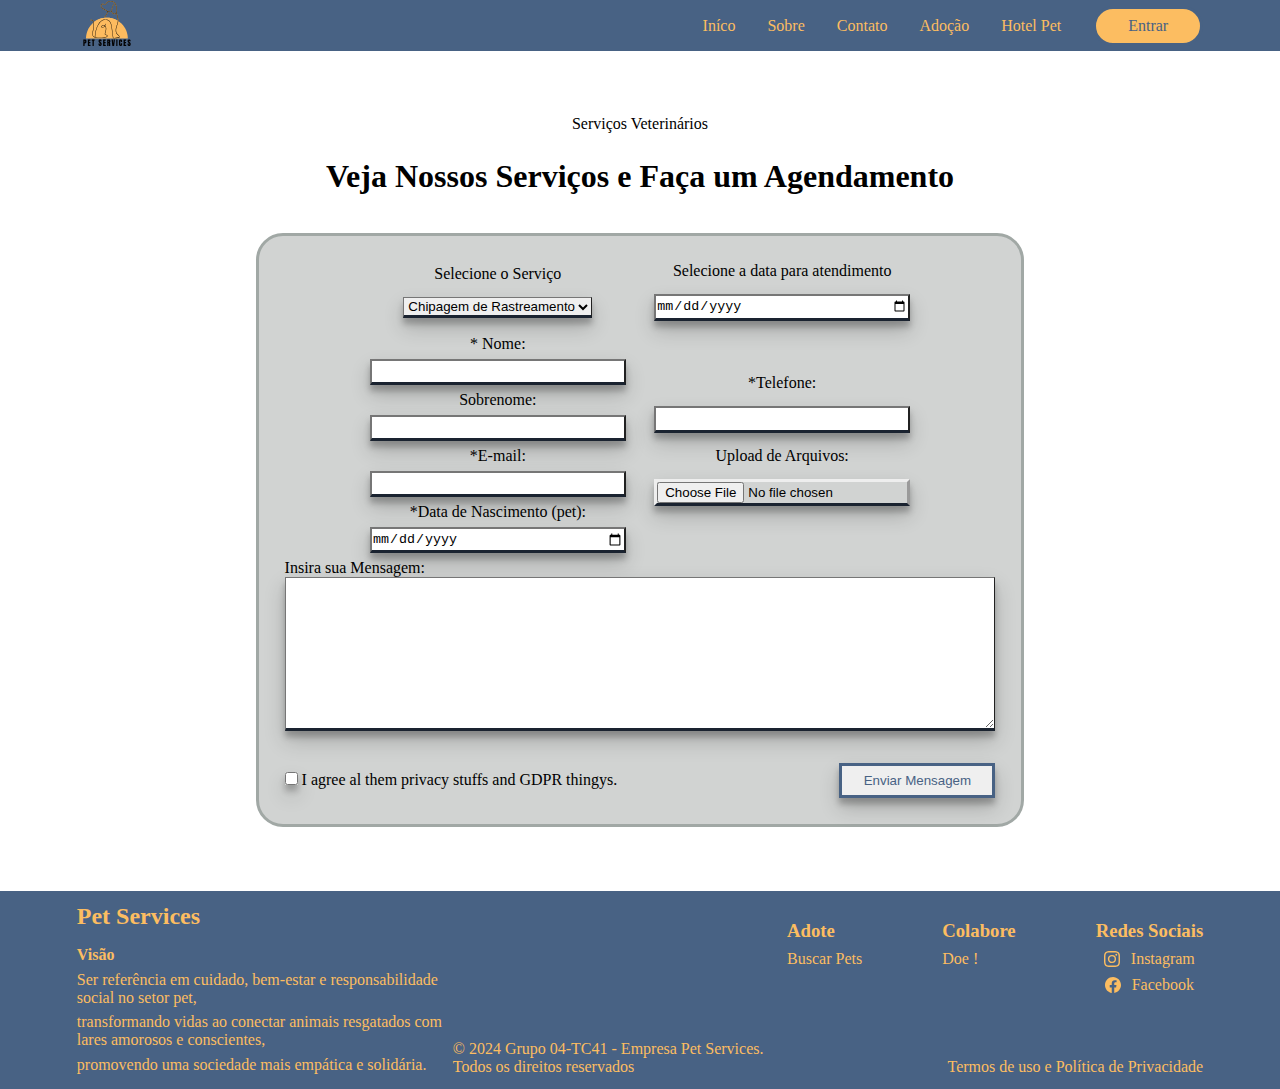
<file: vet_services_agendamento.html>
<!DOCTYPE html>
<html lang="pt-BR">

<head>
    <meta charset="UTF-8">
    <meta name="viewport" content="width=device-width, initial-scale=1.0">
    <link rel="stylesheet" href="./styles/vet_services_agendamento.css">
    <script src="./js/agendamento_validation.js" defer></script>
    <title>Agendamento</title>
</head>

<body>
    <header>
        <nav id="topbar">
            <a class="logo" href="#home"><img src="./assets/ps_logo.svg" alt="Logo Pet Services" width="60px"
                    height="45px"></a>

            <ul class="options">
                <li><a href="">Iníco</a></li>
                <li><a href="">Sobre</a></li>
                <li><a href="">Contato</a></li>
                <li><a href="">Adoção</a></li>
                <li><a href="">Hotel Pet</a></li>
                <li><a id="button" href="">Entrar</a></li>
            </ul>


        </nav>
    </header>
    <main>
        <div class="form_section">
            <section class="title">
                <p>Serviços Veterinários</p>
                <h1>Veja Nossos Serviços e Faça um Agendamento</h1>
            </section>

            <form action="" method="post" id="form_contato">
                <section>
                    <div class="col1">
                        <label for="services">Selecione o Serviço</label>
                        <p id="service-helper" class="helper-text">Selecione um serviço.</p>
                        <select name="services" id="services_menu">
                            <option value="1">Chipagem de Rastreamento</option>
                            <option value="2">Cirurgias Especializadas</option>
                            <option value="3">Exames</option>
                            <option value="4">Pet Export</option>
                            <option value="5">Vacinação</option>
                            <option value="6">Vermifugação</option>
                            <option value="7">Testes Rápidos</option>
                            <option value="8">Consultas</option>
                        </select>
                    </div>

                    <div class="col2">
                        <label for="data_atendimento">Selecione a data para atendimento</label>
                        <input type="date" id="data_atendimento" name="data_atendimento">
                    </div>

                </section>

                <section>
                    <div class="col1">
                        <label for="name">* Nome:</label>
                        <p id="name-helper" class="helper-text">Nome precisa ter 10 ou mais caracteres.</p>
                        <input type="text" id="name"  name="name">

                        <label for="surname">Sobrenome:</label>
                        <input type="text" name="surname">

                        <label for="email">*E-mail:</label>
                        <p id="email-helper" class="helper-text">Insira um e-mail válido.</p>
                        <input type="email" id="email" name="email">

                        <label for="birthdate">*Data de Nascimento (pet):</label>
                        <p id="birthdate-helper" class="helper-text">Insira uma data válida.</p>
                        <input type="date" id="birthdate" name="birthdate">
                    </div>

                    <div class="col2">
                        <label for="phone">*Telefone:</label>
                        <p id="phone-helper" class="helper-text">Insira um número de telefone válido</p>
                        <input type="tel" name="telefone" id="phone">

                        <label for="file">Upload de Arquivos:</label>
                        <input type="file">



                    </div>
                </section>
                <label for="msg">Insira sua Mensagem:</label>
                <textarea name="msg" form="form_contato" cols="30" rows="10"></textarea>

                <div id="checkbox">
                    <div> <input type="checkbox">
                        <label for="checkbox">I agree al them privacy stuffs and GDPR thingys.</label>
                    </div>
                    
                    <input type="submit" id="sub" value="Enviar Mensagem">

                </div>



            </form>
        </div>
    </main>

    <footer>
        <div class="start">
            <h2>Pet Services</h2>
            <div>
                <h4>Visão</h4>
                <p>Ser referência em cuidado, bem-estar e responsabilidade social no setor pet,
                <p> transformando vidas ao conectar animais resgatados com lares amorosos e conscientes,
                </p> promovendo uma sociedade mais empática
                e solidária.</p>
            </div>

        </div>

        <div class="mid">
            <p>&copy; 2024 Grupo 04-TC41 - Empresa Pet Services. Todos os direitos reservados</p>


        </div>

        <div class="end">
            <div class="top">
                <div>
                    <h3>Adote</h3>
                    <a href="https://github.com/Carloshee12/Pet_Service/blob/main/adocao.html">Buscar Pets</a>
                </div>

                <div>
                    <h3>Colabore</h3>
                    <a href="https://github.com/Carloshee12/Pet_Service/blob/main/doe.html">Doe !</a>
                </div>

                <div>
                    <h3>Redes Sociais</h3>
                    <a style="display: flex; justify-content: center; gap: 10%;"
                        href="https://www.instagram.com/petservices_g4"><img id="social_icon"
                            src="./assets/instagram.svg" alt=""> Instagram</a>
                    <a style="display: flex; justify-content: center; gap: 10%;"
                        href="https://www.facebook.com/profile.php?id=61570231025545&mibextid=ZbWKwL"><img
                            id="social_icon" src="./assets/facebook.svg" alt=""> Facebook</a>
                </div>


            </div>
            <div class="bottom"> <a
                    href="https://github.com/Carloshee12/Pet_Service/blob/main/termos_de_uso_e_politica.html">Termos de
                    uso e Política de Privacidade</a></div>

        </div>



    </footer>
</body>

</html>
</file>
<file: styles/1index.css>
/* Variáveis globais */
:root {
  --primary-color: #294264;
  --secondary-color: #F9E8B3;
  --text-color: #294264;
  --background-color: #FFFFFF;
  --hover-secondary: #e6d39c;
}

/* Estilização geral */
body {
  margin: 0;
  font-family: 'Arial', sans-serif;
  background-color: var(--background-color);
  color: var(--text-color);
  overflow-x: hidden; /* Evitar barras de rolagem horizontais */
}

/* Barra de navegação */
nav {
  background-color: var(--primary-color);
  color: #e6d39c;
  display: flex;
  justify-content: space-between;
  align-items: center;
  padding: 10px 20px;
}

nav a {
  color: #e6d39c;
  text-decoration: none;
  margin: 0 10px;
  font-size: 1em;
  transition: text-decoration 0.3s ease;
}

nav a:hover {
  text-decoration: underline;
}

nav .button {
  background-color: var(--secondary-color);
  color: var(--primary-color);
  padding: 10px 20px;
  border: none;
  border-radius: 5px;
  font-size: 1em;
  cursor: pointer;
  transition: background-color 0.3s ease;
}

nav .button:hover {
  background-color: var(--hover-secondary);
}

/* Seção principal */
.hero-section {
  display: flex;
  align-items: center;
  justify-content: space-between;
  padding: 50px 5%;
  position: relative;
  overflow: hidden;
 
}

.hero-section .content {
  max-width: 100%;
  z-index: 2;
  justify-content: center;
  padding-left: 17.5%;
  align-items: flex-start
 
 
}

.hero-section h1 {
  font-size: 3em;
  margin-bottom: 70px;
  color: var(--primary-color);
  padding: inherit;
  padding-left: 100px;
}

.hero-section p {
  font-size: 1.2em;
  margin-bottom: 60px;
  line-height: 1.8;
  color: var(--text-color);
  padding: inherit;
}

.hero-section .buttons {
  display: flex;
  gap: 40px;
  padding: inherit;
  padding-left: 100px;
}

.hero-section .buttons button {
  background-color: #FFFFFF; /* Amarelo com 50% de transparência */;
  border: none;
  color: var(--primary-color);
  padding: 10px 20px;
  border-radius: 5px;
  font-size: 1em;
  cursor: pointer;
  transition: background-color 0.3s ease;
}

.hero-section .buttons button:hover {
  background-color: var(--background-color);
}

/* Imagem */
.hero-section .image-container {
  max-width: 100%; /* Ajuste do tamanho geral da imagem */
  position: relative;
  border-radius: 37%;
  z-index: 2;
  margin-left: 140px; /* Empurrar a imagem mais à direita */
}

.hero-section .image-container1 img {
  width: 87%;
  height: 60%;
  margin-left: 10px;
  margin: right 140px;; /* Ajuste automático para largura da imagem */
  border-radius: 100px 99px 0px; /* Transformar a imagem em formato circular */
  box-shadow: 0 8px 30px rgba(0, 0, 0, 0.2); /* Sombra mais evidente */
  position: relative; /* ou absolute/fixed */
  z-index: 10;
  bottom: 35px;
}

/* Fundo geométrico */
.background-shapes {
  position: absolute;
  top: 0;
  left: 0;
  width: 100%;
  height: 100%;
  z-index: 1;
}

.background-shapes::before,
.background-shapes::after {
  content: '';
  position: absolute;
  border-radius: 50%;
  opacity: 0.6;
}

.background-shapes::before {
  width: 1000px;
  height: 750px;
  background-color: #f5e2c7; /* Amarelo com 50% de transparência */

  top: -50px;
  left: 320px;
  opacity: 0.8;
}

.background-shapes::after {
  width: 120px;
  height: 120px;
  background-color: hsla(35, 96%, 68%, 0.1);
  /* 10% de opacidade */
 /* Amarelo com 50% de transparência */

  top: 200px;
  left: 350px;
}

/* Responsividade */
@media (max-width: 768px) {
  nav {
    flex-direction: column;
    align-items: flex-start;
  }

  .hero-section {
    flex-direction: column;
    text-align: center;
  }

  .hero-section .content {
    max-width: 90%;
  }

  .hero-section .image-container {
    margin: 30px 0 0;
    max-width: 70%;
  }

  .hero-section .buttons {
    flex-direction: column;
    gap: 20px;
  }
}
/* Estilos do Carrossel */
.carrossel-container {
  position: relative;
  max-width: 1800px;
  margin: 20px auto;
  overflow: hidden;
  border-radius: 20px;
}

.carrossel {
  display: flex;
  transition: transform 0.5s ease-in-out;
}

.slide {
  min-width: 100%;
  height: 550px;
}

.slide img {
  width: 100%;
  height: 90%;
  object-fit: cover;
}

.prev, .next {
  position: absolute;
  top: 40%;
  transform: translateY(-50%);
  background: rgba(0,0,0,0.5);
  color: white;
  padding: 16px;
  border: none;
  cursor: pointer;
  font-size: 18px;
}

.next {
  right: 0;
}

.indicadores {
  position: absolute;
  bottom: 10px;
  width: 90%;
  display: flex;
  justify-content: center;
  gap: 5px;
}

.indicadores span {
  width: 12px;
  height: 12px;
  border-radius: 50%;
  background: rgba(255,255,255,0.5);
  cursor: pointer;
}

.indicadores span.active {
  background: white;
}
</file>
<file: styles/vet_services.css>
* {
  margin: 0;
  padding: 0;
  box-sizing: border-box;
}

:root {
  --main-bg: #ffffff;
  --main-yellow: #fcbd61;
  --main-blue: #486284;
}

/* -------------------HEADER----------------------- */
#topbar {
  display: flex;
  justify-content: space-between;
  align-items: center;
  background-color: var(--main-blue);
  height: 5vh;
  padding: 2% 6%;
}

.options li,
a {
  color: var(--main-yellow);
  list-style: none;
  white-space: nowrap;
  text-decoration: none;
}

.options {
  display: flex;
  gap: 2em;
  align-items: center;
}

#button {
  color: #486284;
  display: inline-flex;
  justify-content: center;
  align-items: center;
  padding: 0.5rem 2rem;
  background-color: var(--main-yellow);

  border: solid;
  border-color: var(--main-blue);
  border-radius: 22px;
}
/* -------------------HEADER----------------------- */

/* -------------------FOOTER----------------------- */

footer {
  display: flex;
  background-color: var(--main-blue);
  justify-content: space-between;
  height: 22vh;
  width: auto;
  padding: 1% 6%;
}
footer div {
  color: var(--main-yellow);
}

.start {
  display: flex;
  flex-direction: column;
  justify-content: space-between;
}

.start div { 
  display: flex;
  flex-direction: column;
  gap: 0.4em;
  margin-top: 1em ;
}

.mid {
  display: flex;
  flex-direction: column;
  justify-content: end;
}

.end {
  display: flex;
  flex-direction: column;
  justify-content: space-between;
}

.end .top {
  display: flex;
  flex-direction: row;
  gap: 5em;
  white-space: nowrap;
}

.end .top div {
  display: flex;
  flex-direction: column;
  gap: 0.5em;
}

#social_icon { 
  fill: aqua;
}

.end .bottom {
  display: flex;
  flex-direction: row;
  justify-content: end;
}

.end div {
  display: flex;
  flex-direction: column;
  margin-top: 2%;
  gap: 10%;
}
/* -------------------FOOTER----------------------- */


/* -------------------MAIN----------------------- */

.hero_section{ 
  background-color: var(--main-bg);
  background-image: url(../assets/BG-services.svg);
  background-repeat: no-repeat;
  display: flex;
  flex-direction: column;
  justify-content: center;

}

.content_hero{
  display: flex;
  flex-direction: row;
  justify-content: center;
  margin: 5% 5%;
}

.content_hero .info { 
  display: flex;
  flex-direction: column;
  justify-content: center;
  align-items: start;
  padding: 4%;
  color: var(--main-blue);
}

.content_hero .info h1 { 
margin-top: auto;
margin-bottom: auto;
}

.services_list{ 
  display: flex;
  flex-direction: row;
  justify-content: center;
  align-items: center;
  background-color: rgba(163, 168, 166, 0.5);
  border: solid rgba(161, 168, 165,15);
  border-radius: 3vh;
  margin: 0 30% 2% 30%;
  height: 30vh;
}

.services_list ol li { 
  display: flex;
  color: var(--main-blue);
  margin: 1em 2em;
  align-items: center;
  text-align: center;
}

ol  {
  counter-reset: section;  
  list-style: none;
  width: 50%;

}

.hero_section p {
  color: var(--main-blue);
  text-align: center;
  margin-top: -2%;

}


.services_list ol li:before {
  content: counter(section);
  counter-increment: section;
  display: flex;
  width: 3vh;
  height: 3vh;
  margin: 0 1em 0 0;
  border: solid var(--main-blue);
  border-radius: 100%;
  text-align: left;
  justify-content: center;
} 

.text { 
  flex-grow: 1;
}

.todos_servicos { 
  display: flex;
  text-align: center;
  justify-content: center;
  flex-direction: column;
  background-color: var(--main-yellow);
  margin: 2% auto;
  border: solid var(--main-yellow);
  border-width: 3vh;
  border-radius: 33px;
  color: var(--main-blue);
}
</file>
<file: styles/adocao.css>
:root {
  --primary-color: #294264;
  --secondary-color: #F9E8B3;
  --text-color: #294264;
  --background-color: #FFFFFF;
  --hover-secondary: #e6d39c;
}

/* Estilização geral */
body {
  margin: 0;
  font-family: 'Arial', sans-serif;
  background-image: url(../assets/bgfdo.png);
  background-repeat: no-repeat;
  color: var(--text-color);
  overflow-x: hidden; /* Evitar barras de rolagem horizontais */
}

/* Barra de navegação */
nav {
  background-color: var(--primary-color);
  color: #e6d39c;
  display: flex;
  justify-content: space-between;
  align-items: center;
  padding: 10px 20px;
}

nav a {
  color: #e6d39c;
  text-decoration: none;
  margin: 0 10px;
  font-size: 1em;
  transition: text-decoration 0.3s ease;
}

nav a:hover {
  text-decoration: underline;
}

nav .button {
  background-color: var(--secondary-color);
  color: var(--primary-color);
  padding: 10px 20px;
  border: none;
  border-radius: 5px;
  font-size: 1em;
  cursor: pointer;
  transition: background-color 0.3s ease;
}

nav .button:hover {
  background-color: var(--hover-secondary);
}

 /* Seção principal */
.hero-section {
  display: flex;
  justify-content: center;
  padding: 50px 5%;
  overflow: hidden; 
}

.hero-conteudo h1 {
  color: #486284;
  font-size: 40px;
  text-align: start;
  padding-top: 10%;
}

.hero-conteudo h2 {
  color: #486284;
  font-size: 32px;
}

.hero-conteudo p {
  padding-top: 10%;
}

.hero-img {
  padding: 20px;
}

.hero-buttons {
  display: flex;
  justify-content: space-evenly;
}

.botaoazul {
  color: #e6d39c;
  background-color: #486284;
  border-radius: 20px;
  padding: 1%;
  margin: 3%;
  width: 500px;     
}

.botaoamarelo {
  color: #486284;
  background-color: #fcbd61;
  border-radius: 20px;
  padding: 1%;
  margin: 3%;
  width: 500px;  
}

.galeria-section {
  display: flex;
  flex-direction: column;
  justify-content: center;
  padding: 50px;
  margin: 10px auto;
  max-width: 70%;   
  border: 1px solid #294264;
  border-radius: 20px;

}

.galeria-texto h1{
  padding: 20px;
  text-align:center;
  font-size: 50px;
  color: #294264;
  }

.galeria-texto p {
    color: #486284;
    text-align: center;
    
  }

.galeria-section h2 {
    color: #486284;
    text-align: center;    
    padding-bottom: 5% ; 
    font-size: 32px; 
  }

article {
    display: flex;
    flex-wrap: wrap;
    justify-content: center;
    background: var(--main-bg);
    padding: 30px;
    margin: 5px;
    border-radius: 20px;
    border: solid .5px #486284;
    box-shadow: 0px 4px 6px rgba(0, 0, 0, 0.1);
    width: 280px;
    color: #486284;
   
}

article img {
    width: 200px;
    height: 200px;
    object-fit: cover;
    border-radius: 100px;
}

article button {
    background: #486284;
    color: white;
    border: solid ;
    padding: 10px;
    cursor: pointer;
    border-radius: 10px;
    margin-top: 10px;
}

div .cards-container {
    display: flex;
    justify-content: space-evenly;   
    max-width: 600px;
}

button {
    display: flex;
    width: 100%;
    margin: 10px 0;
    padding: 10px;
    border-radius: 5px;
    justify-content: center;
}

button[type="submit"], button[type="reset"] {
    background: #486284;
    color: white;
    border: none;
    cursor: pointer;
}

.estatisticas {
  display: flex;
  justify-content: space-between;
  text-align: center;
  color: #294264;
  padding: 50px;
  margin: 20px auto;
  max-width: 80%;
  font-size: 28px;
 
}
</file>
<file: styles/contato.css>
* {
  margin: 0;
  padding: 0;
  box-sizing: border-box;
}

:root {
  --main-bg: #ffffff;
  --main-yellow: #fcbd61;
  --main-blue: #486284;
}

/* -------------------HEADER----------------------- */
#topbar {
  display: flex;
  justify-content: space-between;
  align-items: center;
  background-color: var(--main-blue);
  height: 5vh;
  padding: 2% 6%;
}

.options li,
a {
  color: var(--main-yellow);
  list-style: none;
  white-space: nowrap;
  text-decoration: none;
}

.options {
  display: flex;
  gap: 2em;
  align-items: center;
}

#button {
  color: #486284;
  display: inline-flex;
  justify-content: center;
  align-items: center;
  padding: 0.5rem 2rem;
  background-color: var(--main-yellow);

  border: solid;
  border-color: var(--main-blue);
  border-radius: 22px;
}
/* -------------------HEADER----------------------- */

/* -------------------FOOTER----------------------- */

footer {
  display: flex;
  background-color: var(--main-blue);
  justify-content: space-between;
  height: 22vh;
  width: auto;
  padding: 1% 6%;
}
footer div {
  color: var(--main-yellow);
}

.start {
  display: flex;
  flex-direction: column;
  justify-content: space-between;
}

.start div {
  display: flex;
  flex-direction: column;
  gap: 0.4em;
  margin-top: 1em;
}

.mid {
  display: flex;
  flex-direction: column;
  justify-content: end;
}

.end {
  display: flex;
  flex-direction: column;
  justify-content: space-between;
}

.end .top {
  display: flex;
  flex-direction: row;
  gap: 5em;
  white-space: nowrap;
}

.end .top div {
  display: flex;
  flex-direction: column;
  gap: 0.5em;
}

#social_icon {
  fill: aqua;
}

.end .bottom {
  display: flex;
  flex-direction: row;
  justify-content: end;
}

.end div {
  display: flex;
  flex-direction: column;
  margin-top: 2%;
  gap: 10%;
}
/* -------------------FOOTER----------------------- */

/* -------------------MAIN----------------------- */

input.error {
  border: solid 2px #992020;
  background-color: #ccbbbb;
  color: #662020;
}

input.correct { 
  background-color: #bbccbb;
  border: solid 2px #206620;
  color: #206620;
}

.helper-text { 
  display: none;
  font-size: 16px;
  color: darkred;
}

.visible {
  display: block;

}


.required-popup::after{ 
  content: "*Campo Obrigatório";
  color: #dfdfdf;
  padding: .2rem .3rem; 
  margin-left: 20px;
  width: auto;
  display: inline;
  background-color: #4e4e4e;
}

.form_section {
  display: flex;
  background-color: var(--main-bg);
  background-image: url(../assets/BG-contato.svg);
  background-repeat: no-repeat;
  background-position: right;
  flex-direction: column;
  justify-content: center;
  align-items: center;
  padding-bottom: 5%;
}


.form_section .title {
  display: flex;
  flex-direction: column;
  justify-content: center;
  align-items: center;
  padding: 3%;
}

.form_section .title p {
  display: flex;
  margin: 4% auto;
}

#form_contato {
  display: flex;
  flex-direction: column;
  background-color: rgba(163, 168, 166, 0.5);
  border: solid rgba(161, 168, 165, 15);
  border-radius: 3vh;
  margin: 0 15%;
  width: 60%;
  padding: 2%;
}

#form_contato section {
  display: flex;
  flex-direction: row;
  text-align: center;
  justify-content: center;
}

.col1 #services_menu{ 
    margin: 5% 0;
}

.col2 input{ 
    margin: 5% 0;
    width: 90%;
    height: 2em;
} 

.col1 input{ 
    margin: 2% 0;
    width: 90%;
    height: 2em;
} 

.col1, .col2 { 
    display: flex;
    flex-direction: column;
    justify-content: center;
    align-items: center;
    width: 40%;
}

input, textarea, select { 
    box-shadow: rgba(0, 0, 0, 0.19) 0px 10px 20px, rgba(0, 0, 0, 0.23) 0px 6px 6px;
    border-bottom: solid var(--main-blue);
    border-style: outset;
    
}

#checkbox{
    display: flex;
    flex-direction: row;
    justify-content: space-between;
    align-items: center;
    margin-top: 2em;
}

#sub { 
    color: var(--main-blue);
    border: solid var(--main-blue);
    padding: 1% 3%;
    
    text-decoration: none;
    cursor: pointer;
}
</file>
<file: styles/doe.css>
:root {
  --primary-color: #294264;
  --secondary-color: #F9E8B3;
  --text-color: #294264;
  --background-color: #FFFFFF;
  --hover-secondary: #e6d39c;
}

/* Estilização geral */
body {
  margin: 0;
  font-family: 'Arial', sans-serif;
  background-image: url(../assets/bgfdo2.png);
  background-repeat: no-repeat;
  background-position-y:bottom;
  color: var(--text-color);
  overflow-x: hidden; /* Evitar barras de rolagem horizontais */
}

/* Barra de navegação */
nav {
  background-color: var(--primary-color);
  color: #e6d39c;
  display: flex;
  justify-content: space-between;
  align-items: center;
  padding: 10px 20px;
}

nav a {
  color: #e6d39c;
  text-decoration: none;
  margin: 0 10px;
  font-size: 1em;
  transition: text-decoration 0.3s ease;
}

nav a:hover {
  text-decoration: underline;
}

nav .button {
  background-color: var(--secondary-color);
  color: var(--primary-color);
  padding: 10px 20px;
  border: none;
  border-radius: 5px;
  font-size: 1em;
  cursor: pointer;
  transition: background-color 0.3s ease;
}

nav .button:hover {
  background-color: var(--hover-secondary);
}

  /* -------------------MAIN------------------------- */


.conteudo {
  display: flex;
  flex-direction: column;
  align-items: center;
}

.hero {
    display: flex;
    flex-direction: column;
    align-items: center ;
    padding: 50px;
    border-radius: 30px;
    margin: 20px auto;
    max-width: 800px;
    
}

.hero h2, h3 {    
    font-size: 28px;
    color: #486284;   
    text-align: center;
}

.hero p {
    color: var(--main-blue);
    text-align: center;
}
</file>
<file: styles/hotel_pagina.css>
* {
    margin: 0;
    padding: 0;
    box-sizing: border-box;
  }
  
  :root {
    --main-bg: #ffffff;
    --main-yellow: #fcbd61;
    --main-blue: #486284;
  }

  /* -------------------HEADER----------------------- */
  nav {
    display: flex;
    justify-content: space-between;
    align-items: center;
    background-color: var(--main-blue);
    height: 5vh;
    padding: 2% 6%;
  }
  
  ul {
    display: flex;
    align-items: center;
    color: var(--main-yellow);
    list-style: none;
    white-space: nowrap;
    gap: 2rem;
    cursor: pointer;
  }
  
  .options {
    display: flex;
    gap: 2em;
    align-items: center;
  }
  
  #button {
    color: #486284;
    display: inline-flex;
    justify-content: center;
    align-items: center;
    padding: 0.5rem 2rem;
    background-color: var(--main-yellow);
    text-decoration: none;
    border: solid;
    border-color: var(--main-blue);
    border-radius: 22px;
    cursor: pointer;
  }


  /* -------------------HEADER----------------------- */

  /* -------------------MAIN----------------------- */
    .conteudo {
      background-color: var(--main-bg);
      background-image: url(../assets/abstract1-hotel.png);
      background-repeat: no-repeat;
      background-position:top right;
      display: flex;
      flex-direction: column;
      justify-content: center;

    }

    .info {
      display: flex;
      flex-direction: row;
      justify-content: center;
      margin: 3rem 3rem;
      margin-left:2rem;
      margin-right: 6rem;
    }

    .info img {
      width: 50rem;
      border-radius: 5%;
    }

    .paragrafo-info {
      display: flex;
      flex-direction: column;
      justify-content: center;
      align-items: start;
      padding: 10%;
      color: var(--main-blue);
    }

    .paragrafo-info h1 {
      padding: 1.2rem;
      font-size: 4rem;
    }

    .equipe {
      display: flex;
      flex-direction: row;
      justify-content: space-between;
      align-items: start;
      margin-left: 9rem;
      margin-right: 9rem;
      margin-bottom:6rem;
      color: var(--main-blue);
    }

    .paragrafo-equipe {
      display: flex;
      flex-direction:column ;
      padding: 3%;
      
    }

    .coluna-equipe {
      display: flex;
      justify-content:space-around;
      background-color: var(--main-bg);
      background-image: url(../assets/equipe-hotel.png);
      background-repeat: no-repeat;
      background-size: contain;
      background-position: center;
      background-size: cover;
      width: 80%;
      height: 200px;
      padding: 6.5rem;
      border-radius: 20px;
      gap: 1rem;
      
    }

    .serviços {
      display: flex;
      flex-direction: column;
      justify-content: center;
      align-items: start;
      margin-left: 9rem;
      margin-right: 9rem;
      margin-bottom: 6rem;
      color: var(--main-blue);
    }

    .titulo-serviços {
      display: flex;
      justify-content: center;
      align-items: flex-start;
      color: var(--main-blue);
      margin-top: 40px ;
      
    }

    .info-serviços {
      display: flex;
      flex-direction: row;
      align-items: center;
      background-color: rgba(163, 168, 166, 0.5);
      border: solid var(--main-blue);
      border-radius: 3vh; 
      padding-top: 30px;
      padding-right: 30px;
      padding-bottom: 30px;
      padding-left: 30px;
      gap: 30px;
    }
    
    .paragrafo-serviços {
      display: flex;
      flex-direction: column;
    }
    
    #hotel-img {
      border-radius: 25px;
    }

    #day-care-img {
      border-radius: 25px;
    }

    #banho-tosa-img {
      border-radius: 25px;
    }

      
    .avaliacoes {
      max-width: 1100px;
      margin: 0 auto;
      text-align: center;
      display: flex;
      gap: 5rem;
    }

    h2 {
      font-size: 3rem;
      color: var(--main-blue);
      font-weight: bold;
      margin-bottom: 40px;
    }

    .container-principal {
      display: flex;
      justify-content: space-between;
      align-items: center;
      max-width: 1100px;
      margin: 0 auto;
    }

    .container-avaliacoes {
      display: flex;
      flex-direction: column;
      gap: 20px;
      flex: 1; 
    }

    .avaliacao {
      display: flex;
      align-items: center;
      justify-content: space-between;
      background-color: #f5f7fb;
      border-radius: 10px;
      margin-left: 3rem;
      margin-right: 3rem;
      margin-bottom:6rem;
      /* padding: 20px; */
    }

    .coluna-avaliacoes {
      max-width: 600px;
      text-align: left;
      color: #6b7280;
    }

    h3 {
      color: var(--main-blue);
      font-size: 18px;
      font-weight: bold;
      margin-bottom: 10px;
    }

    .imagem-avaliacao img {
      width: 100px;
      height: 100px;
      border-radius: 10px;
      background-color: #d9e1ec;
      display: flex;
      align-items: center;
      justify-content: center;
    }

    .container-logo {
      display: flex;
      justify-content: center;
      align-items: center;
      width: 300px;
    }

    #titulo-avaliacoes{
      text-align: center;
    }
    .container-logo img {
      width: 150px;
    }

    .contato {
      width: 80%;
      margin-left: 145px;
      margin-bottom: 130px;
      background:  rgba(163, 168, 166, 0.5);
      border: solid var(--main-blue);
      padding: 2rem;
      border-radius: 8px;
    }

    .titulo-contato {
        text-align: center;
        font-size: 1.8rem;
        color: var(--main-blue);
        margin-bottom: 1rem;
        margin-top: 8rem;
    }

    .formulario-container {
        display: flex;
        justify-content: space-between;
        align-items: flex-start;
        gap: 2rem;
    }

    fieldset {
      border: none;
    }

    .formulario-esquerda {
        flex: 1;
        display: flex;
        flex-direction: column;
    }

    .linha {
        display: flex;
        justify-content: space-between;
        gap: 1rem;
    }

    .coluna {
        flex: 1;
        display: flex;
        flex-direction: column;
    }

    label {
        font-weight: bold;
        margin-bottom: 0.3rem;
        color: var(--main-blue);
    }

      /* ---------- Mensagem de Erro ---------- */
    .helper-text {
      display: none;
      font-size: 1rem;
      color: darkred;
    }

    input, select, textarea {
        width: 100%;
        padding: 0.6rem;
        border: 1px solid #ccc;
        border-radius: 5px;
        font-size: 1rem;
    }

    textarea {
        resize: none;
        height: 100px;
    }

    button {
      color: var(--main-blue);
        border: solid var(--main-blue);
        padding: 1% 3%;
        border-radius: 8px;
        text-decoration: none;
        cursor: pointer;
    }
      
    button:hover {
      background-image: linear-gradient(to right, #486284, #fcbd61, #486284);
      color: #486284;
      border: 3px solid #486284;
    }

    .mapa-container {
        width: 40%;
        height: 300px;
        border-radius: 8px;
        overflow: hidden;
    }

    /* ---------- Estilos dinâmicos ---------- */
    .required-popup::after {
      content: "*Campo obrigatório";
      position: absolute;
      top: 0;
      right: 0;
      color: #dfdfdf;
      font-size: 0.65rem;
      padding: 0.2rem 0.3rem;
      width: auto;
      display: block;
      background-color: #202020;
    }
    /* estilização de erro do preenchimento do input */
    input.error {
      border: solid 2px #992020;
      background-color: #ccbbbb;
      color: #662020;
    }

    /* estilização de preechimento correto do input */
    input.correct {
      background-color: #bbccbb;
      border: solid 2px #206620;
      color: #206620;
    }

    /* fazer o elemento aparecer na tela de acordo com alguma condição */
    .visible {
      display: block;
    }


  
  /* -------------------Main----------------------- */
  
  /* -------------------FOOTER----------------------- */

    footer {
        display: flex;
        background-color: var(--main-blue);
        justify-content: space-between;
        /* height: 22vh; */
        width: auto;
        padding: 1% 6%;
        list-style: none;
        align-items: end
      }

      #titulo-footer{
        color: var(--main-yellow);
        font-size: 2rem;
      }
      
      footer div {
        color: var(--main-yellow);
      }
      
      .start {
        display: flex;
        flex-direction: column;
        justify-content: space-between;
      }
      
      .start div { 
        display: flex;
        flex-direction: column;
        gap: 0.4em;
        margin-top: 1em ;
      }
      
      .mid {
        display: flex;
        flex-direction: column;
        justify-content: end;
      }
      
      .end {
        display: flex;
        flex-direction: column;
        justify-content: space-between;
      }
      
      .end .top {
        display: flex;
        flex-direction: row;
        gap: 5em;
        white-space: nowrap;
      }
      
      .end .top div {
        display: flex;
        flex-direction: column;
        gap: 0.5em;
      }
      
      #social_icon { 
        fill: aqua;
      }
      
      .end .bottom {
        display: flex;
        flex-direction: row;
        justify-content: end;
      }

      .end div {
        display: flex;
        flex-direction: column;
        margin-top: 2%;
        gap: 10%;
        cursor: pointer;
      }
  /* -------------------FOOTER----------------------- */
</file>
<file: styles/termos_de_uso_e_politica.css>
:root {
  --primary-color: #294264;
  --secondary-color: #F9E8B3;
  --text-color: #294264;
  --background-color: #FFFFFF;
  --hover-secondary: #e6d39c;
}

/* Estilização geral */
body {
  margin: 0;
  font-family: 'Arial', sans-serif;
  background-image: url(../assets/bgfdo.png);
  background-repeat: no-repeat;
  color: var(--text-color);
  overflow-x: hidden; /* Evitar barras de rolagem horizontais */
}

/* Barra de navegação */
nav {
  background-color: var(--primary-color);
  color: #e6d39c;
  display: flex;
  justify-content: space-between;
  align-items: center;
  padding: 10px 20px;
}

nav a {
  color: #e6d39c;
  text-decoration: none;
  margin: 0 10px;
  font-size: 1em;
  transition: text-decoration 0.3s ease;
}

nav a:hover {
  text-decoration: underline;
}

nav .button {
  background-color: var(--secondary-color);
  color: var(--primary-color);
  padding: 10px 20px;
  border: none;
  border-radius: 5px;
  font-size: 1em;
  cursor: pointer;
  transition: background-color 0.3s ease;
}

nav .button:hover {
  background-color: var(--hover-secondary);
}

  /* -------------------MAIN------------------------- */
  .termos {
    display: flex;  
    align-items: center;
    justify-content: center;
    padding: 10%;
  }    
 
  .descricao{
   color: #486284;
  }

  .info {
    color: #486284;
  }

  .info h2 {
    font-size: 36px;
  }
</file>
<file: styles/vet_services_agendamento.css>
* {
  margin: 0;
  padding: 0;
  box-sizing: border-box;
}

:root {
  --main-bg: #ffffff;
  --main-yellow: #fcbd61;
  --main-blue: #486284;
}

/* -------------------HEADER----------------------- */
#topbar {
  display: flex;
  justify-content: space-between;
  align-items: center;
  background-color: var(--main-blue);
  height: 5vh;
  padding: 2% 6%;
}

.options li,
a {
  color: var(--main-yellow);
  list-style: none;
  white-space: nowrap;
  text-decoration: none;
}

.options {
  display: flex;
  gap: 2em;
  align-items: center;
}

#button {
  color: #486284;
  display: inline-flex;
  justify-content: center;
  align-items: center;
  padding: 0.5rem 2rem;
  background-color: var(--main-yellow);

  border: solid;
  border-color: var(--main-blue);
  border-radius: 22px;
}
/* -------------------HEADER----------------------- */

/* -------------------FOOTER----------------------- */

footer {
  display: flex;
  background-color: var(--main-blue);
  justify-content: space-between;
  height: 22vh;
  width: auto;
  padding: 1% 6%;
}
footer div {
  color: var(--main-yellow);
}

.start {
  display: flex;
  flex-direction: column;
  justify-content: space-between;
}

.start div {
  display: flex;
  flex-direction: column;
  gap: 0.4em;
  margin-top: 1em;
}

.mid {
  display: flex;
  flex-direction: column;
  justify-content: end;
}

.end {
  display: flex;
  flex-direction: column;
  justify-content: space-between;
}

.end .top {
  display: flex;
  flex-direction: row;
  gap: 5em;
  white-space: nowrap;
}

.end .top div {
  display: flex;
  flex-direction: column;
  gap: 0.5em;
}

#social_icon {
  fill: aqua;
}

.end .bottom {
  display: flex;
  flex-direction: row;
  justify-content: end;
}

.end div {
  display: flex;
  flex-direction: column;
  margin-top: 2%;
  gap: 10%;
}
/* -------------------FOOTER----------------------- */

/* -------------------MAIN----------------------- */

input.error {
  border: solid 2px #992020;
  background-color: #ccbbbb;
  color: #662020;
}

input.correct { 
  background-color: #bbccbb;
  border: solid 2px #206620;
  color: #206620;
}

.helper-text { 
  display: none;
  font-size: 16px;
  color: darkred;
}

.visible {
  display: block;

}


.required-popup::after{ 
  content: "*Campo Obrigatório";
  color: #dfdfdf;
  padding: .2rem .3rem; 
  margin-left: 20px;
  width: auto;
  display: inline;
  background-color: #4e4e4e;
}


.form_section {
  display: flex;
  flex-direction: column;
  justify-content: center;
  align-items: center;
  margin: 0 0 5% 0;
}

.form_section .title {
  display: flex;
  flex-direction: column;
  justify-content: center;
  align-items: center;
  padding: 3%;
}

.form_section .title p {
  display: flex;
  margin: 4% auto;
}

#form_contato {
  display: flex;
  flex-direction: column;
  background-color: rgba(163, 168, 166, 0.5);
  border: solid rgba(161, 168, 165, 15);
  border-radius: 3vh;
  margin: 0 15%;
  width: 60%;
  padding: 2%;
}

#form_contato section {
  display: flex;
  flex-direction: row;
  text-align: center;
  justify-content: center;
}

.col1 #services_menu{ 
    margin: 5% 0;
}

.col2 input{ 
    margin: 5% 0;
    width: 90%;
    height: 2em;
} 

.col1 input{ 
    margin: 2% 0;
    width: 90%;
    height: 2em;
} 

.col1, .col2 { 
    display: flex;
    flex-direction: column;
    justify-content: center;
    align-items: center;
    width: 40%;
}

input, textarea, select { 
    box-shadow: rgba(0, 0, 0, 0.19) 0px 10px 20px, rgba(0, 0, 0, 0.23) 0px 6px 6px;
    border-bottom: solid var(--main-blue);
    border-style: outset;
    
}

#checkbox{
    display: flex;
    flex-direction: row;
    justify-content: space-between;
    align-items: center;
    margin-top: 2em;
}

#sub { 
    color: var(--main-blue);
    border: solid var(--main-blue);
    padding: 1% 3%;
    
    text-decoration: none;
    cursor: pointer;
}
</file>
